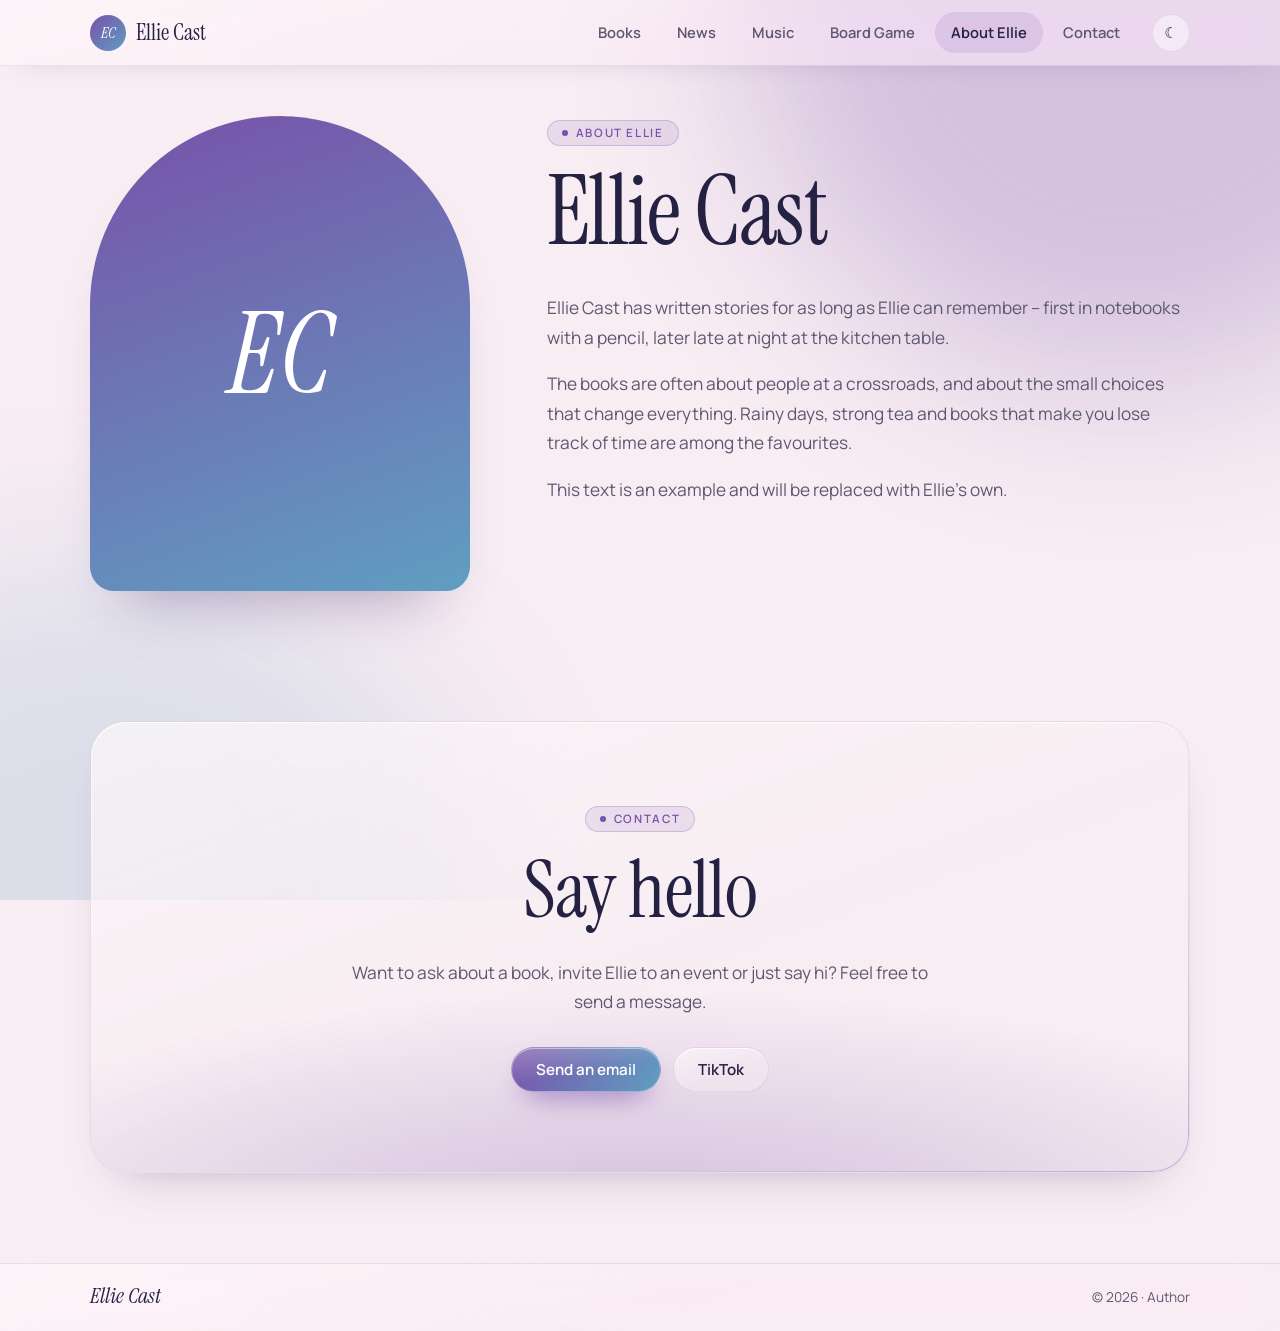
<file: about/index.html>
<!DOCTYPE html>
<html lang="en">
<head>
  <meta charset="UTF-8">
  <base href="../">
  <meta name="viewport" content="width=device-width, initial-scale=1">
  <title>About Ellie Cast</title>
  <!-- deling:start (lages automatisk av admin når du publiserer) -->
  <meta name="description" content="Read more about Ellie Cast, the author behind The Fragmented Collector.">
  <link rel="canonical" href="https://asarayja.github.io/ellie-cast/about/">
  <meta property="og:type" content="profile">
  <meta property="og:site_name" content="Ellie Cast">
  <meta property="og:title" content="About Ellie Cast">
  <meta property="og:description" content="Read more about Ellie Cast, the author behind The Fragmented Collector.">
  <meta property="og:url" content="https://asarayja.github.io/ellie-cast/about/">
  <meta property="og:image" content="https://asarayja.github.io/ellie-cast/bilder/deling.jpg">
  <meta name="twitter:card" content="summary_large_image">
  <!-- deling:slutt -->
  <!-- data:start (oppdateres automatisk av admin når du publiserer) -->
  <script type="application/ld+json">
  {
    "@context": "https://schema.org",
    "@graph": [
      {
        "@type": "ProfilePage",
        "name": "About Ellie Cast",
        "url": "https://asarayja.github.io/ellie-cast/about/",
        "mainEntity": {
          "@id": "https://asarayja.github.io/ellie-cast/#author"
        }
      },
      {
        "@type": "Person",
        "@id": "https://asarayja.github.io/ellie-cast/#author",
        "name": "Ellie Cast",
        "url": "https://asarayja.github.io/ellie-cast/",
        "jobTitle": "Author",
        "sameAs": [
          "https://www.tiktok.com/@EllieTheAwkwardOne"
        ]
      }
    ]
  }
  </script>
  <!-- data:slutt -->
  <meta name="theme-color" content="#f8edf3" media="(prefers-color-scheme: light)">
  <meta name="theme-color" content="#1b1936" media="(prefers-color-scheme: dark)">
  <script>try{var t=localStorage.getItem('ec-theme');if(t==='light'||t==='dark')document.documentElement.dataset.theme=t}catch(e){}</script>
  <link rel="icon" href="bilder/ikon.svg" type="image/svg+xml">
  <link rel="preconnect" href="https://fonts.googleapis.com">
  <link rel="preconnect" href="https://fonts.gstatic.com" crossorigin>
  <link href="https://fonts.googleapis.com/css2?family=Instrument+Serif:ital@0;1&family=Manrope:wght@400;500;600;700&display=swap" rel="stylesheet">
  <link rel="stylesheet" href="assets/style.css?v=202610221500">
</head>
<body>
  <a class="skip" href="#main">Skip to content</a>
  <div class="glow" aria-hidden="true"><i></i><i></i></div>

  <header class="topbar">
    <div class="topbar-inner glass">
      <a class="brand" href="./"><span class="mono" aria-hidden="true">EC</span><span id="brandName">Ellie Cast</span></a>
      <nav class="nav" id="nav">
        <a href="books/" data-route="books" data-t="nav_books">Books</a>
        <a href="news/" data-route="news" data-t="nav_news">News</a>
        <a href="events/" data-route="events" data-t="nav_events" hidden>Events</a>
        <a href="music/" data-route="music" data-t="nav_music">Music</a>
        <a href="board-game/" data-route="game" data-t="nav_game">Board Game</a>
        <a href="about/" data-route="about" data-t="nav_about">About Ellie</a>
        <a href="contact/" data-route="contact" data-t="nav_contact">Contact</a>
      </nav>
      <div class="tools">
        <button class="tool" id="themeBtn" aria-label="Change theme">☾</button>
        <button class="tool menu-btn" id="menuBtn" aria-label="Menu" aria-expanded="false" aria-controls="nav"><span></span><span></span></button>
      </div>
    </div>
  </header>

  <main id="main" tabindex="-1">
    <div class="view">
      <section class="about">
        <div class="portrait"><span>EC</span></div>
        <div class="about-text">
          <span class="pill">About Ellie</span>
          <h1>Ellie Cast</h1>
          <div class="prose"><p>Ellie Cast has written stories for as long as Ellie can remember – first in notebooks with a pencil, later late at night at the kitchen table.</p><p>The books are often about people at a crossroads, and about the small choices that change everything. Rainy days, strong tea and books that make you lose track of time are among the favourites.</p><p>This text is an example and will be replaced with Ellie&#39;s own.</p></div>
          
        </div>
      </section>
    </div>
  </main>

  <footer class="footer">
    <div class="footer-inner glass">
      <span class="footer-name">Ellie Cast</span>
      <span class="footer-meta">© <span id="year"></span> · <span id="footerRole">Author</span></span>
    </div>
  </footer>

  <div class="queue-panel glass" id="queuePanel" hidden>
    <div class="queue-head">
      <h2 data-t="up_next">Up next</h2>
      <button class="pl-btn" id="queueClose" aria-label="Close">×</button>
    </div>
    <ol class="queue-list" id="queueList"></ol>
  </div>

  <div class="player glass" id="player" hidden>
    <div class="pl-now">
      <div class="pl-cover" id="plCover"></div>
      <div class="pl-meta">
        <strong id="plTitle"></strong>
        <a id="plAlbum" href="music/"></a>
      </div>
    </div>
    <div class="pl-center">
      <div class="pl-controls">
        <button class="pl-btn pl-toggle" id="plShuffle"></button>
        <button class="pl-btn" id="plPrev"></button>
        <button class="pl-btn pl-play" id="plPlay"></button>
        <button class="pl-btn" id="plNext"></button>
        <button class="pl-btn pl-toggle" id="plRepeat"></button>
      </div>
      <div class="pl-progress">
        <span id="plTime">0:00</span>
        <input type="range" class="range" id="plSeek" min="0" max="1000" value="0">
        <span id="plDur">0:00</span>
      </div>
    </div>
    <div class="pl-side">
      <button class="pl-btn" id="plQueue"></button>
      <input type="range" class="range pl-vol" id="plVol" min="0" max="1" step="0.01">
      <button class="pl-btn pl-close" id="plClose">×</button>
    </div>
  </div>

  <div class="toast" id="toast" role="status" aria-live="polite"></div>

  <script src="assets/app.js?v=202610221500"></script>
</body>
</html>
</file>
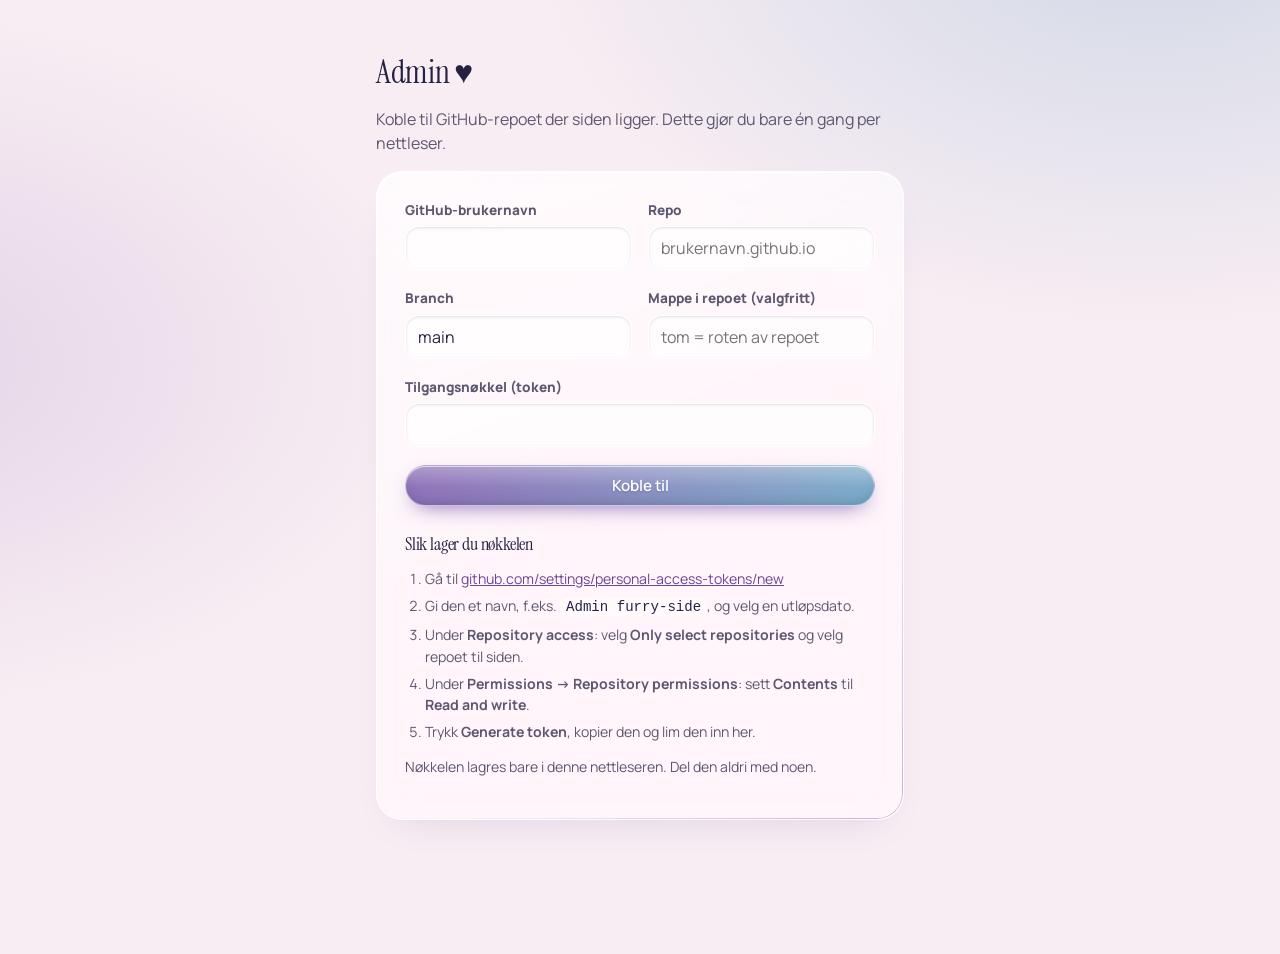
<file: admin/index.html>
<!DOCTYPE html>
<html lang="no">
<head>
  <meta charset="UTF-8">
  <meta name="viewport" content="width=device-width, initial-scale=1">
  <meta name="robots" content="noindex">
  <title>Admin · Ellie Cast</title>
  <script>try{var t=localStorage.getItem('ec-theme');if(t==='light'||t==='dark')document.documentElement.dataset.theme=t}catch(e){}</script>
  <link rel="icon" href="../bilder/ikon.svg">
  <link rel="preconnect" href="https://fonts.googleapis.com">
  <link rel="preconnect" href="https://fonts.gstatic.com" crossorigin>
  <link href="https://fonts.googleapis.com/css2?family=Instrument+Serif&family=Manrope:wght@400;600;700&display=swap" rel="stylesheet">
  <link rel="stylesheet" href="admin.css?v=202610221700">
</head>
<body>
  <div id="app"><p class="center">Laster …</p></div>
  <div class="toast" id="toast" role="status" aria-live="polite"></div>
  <script src="../assets/seo.js?v=202610221700"></script>
  <script src="admin.js?v=202610221700"></script>
</body>
</html>
</file>
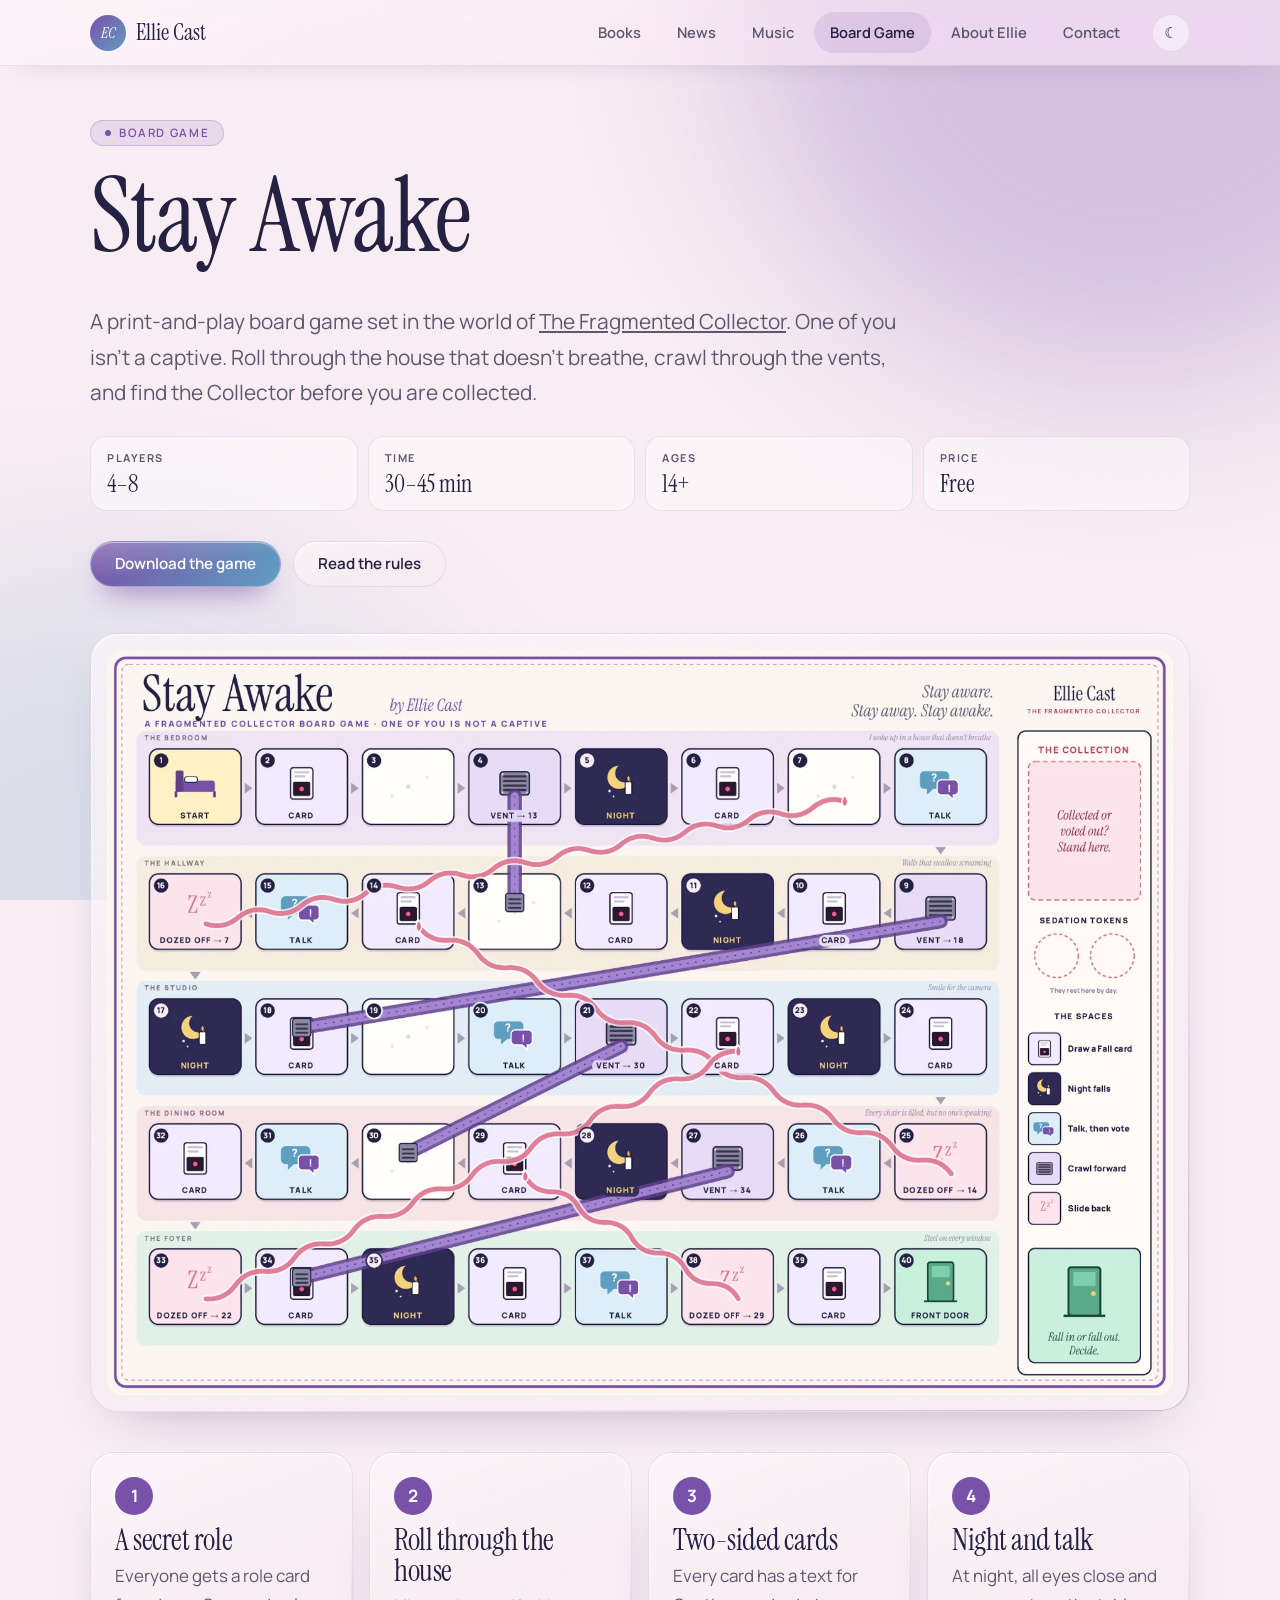
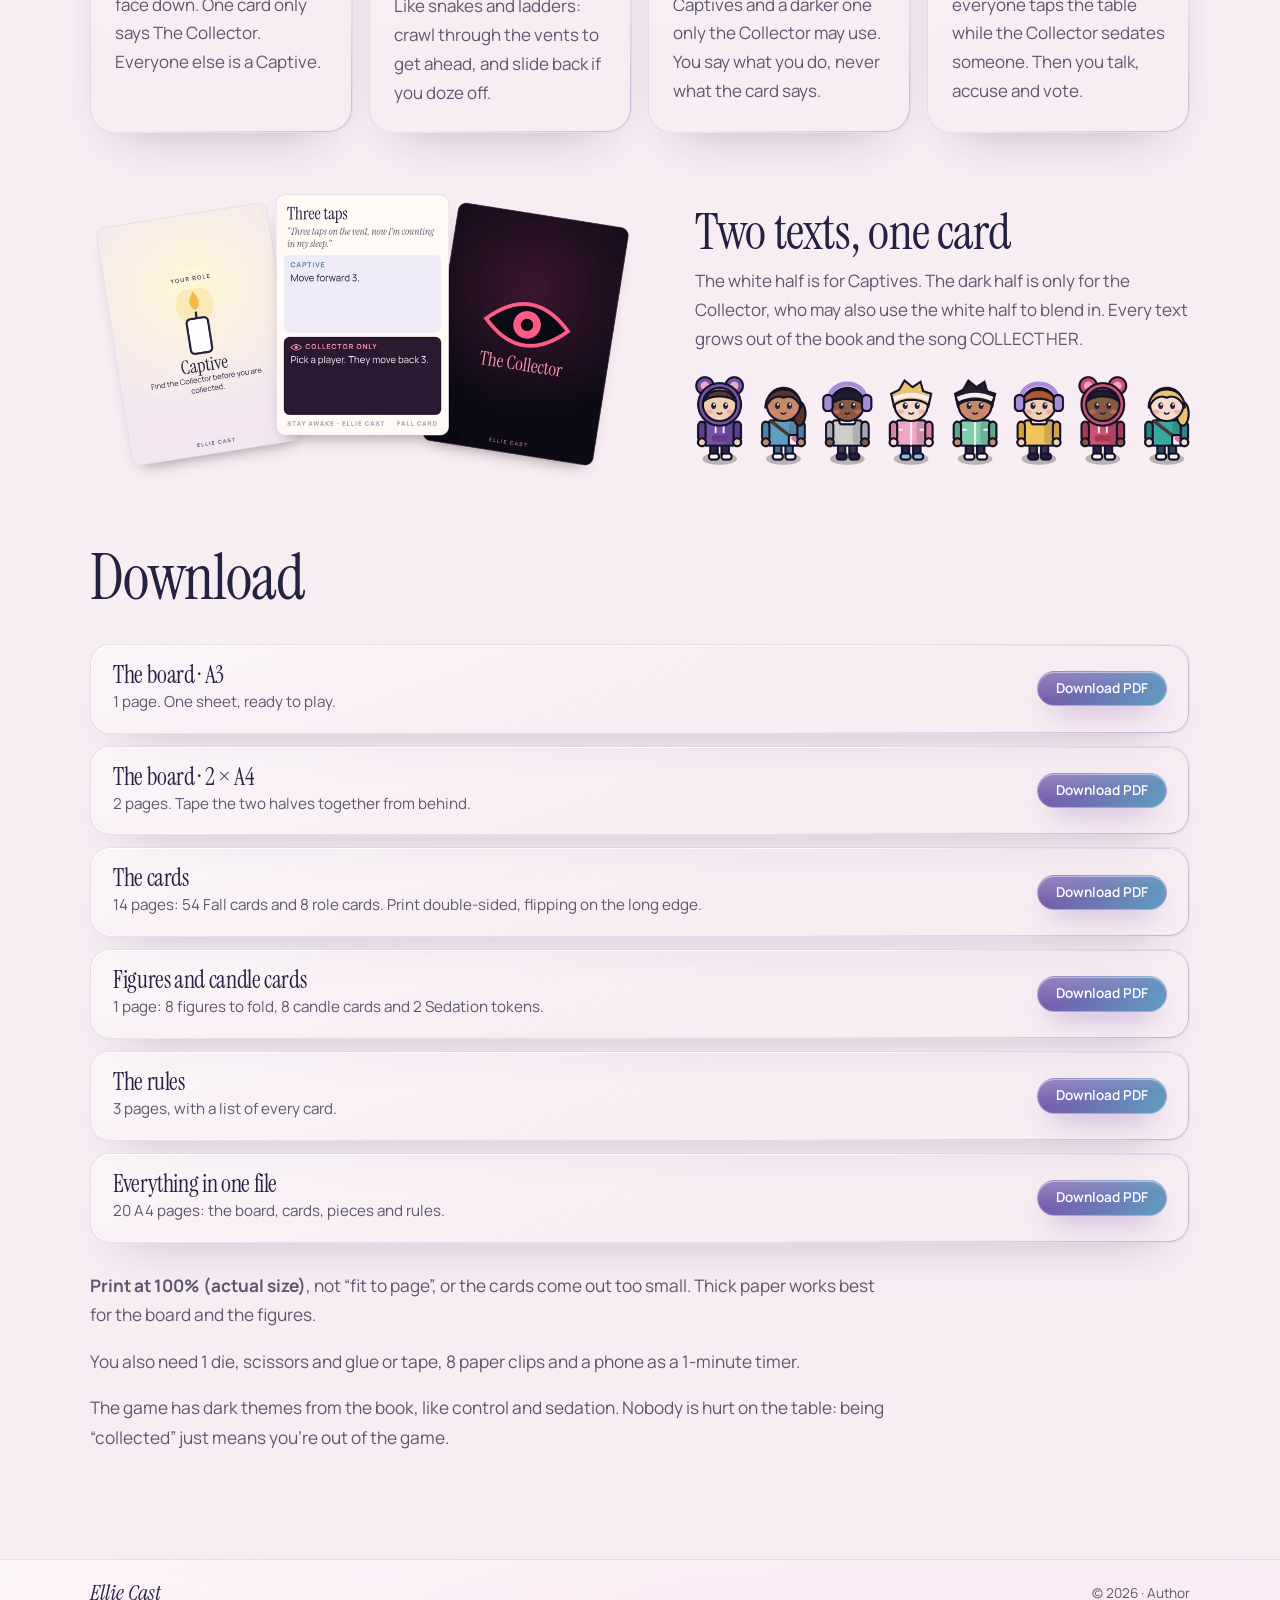
<file: board-game/index.html>
<!DOCTYPE html>
<html lang="en">
<head>
  <meta charset="UTF-8">
  <base href="../">
  <meta name="viewport" content="width=device-width, initial-scale=1">
  <title>Stay Awake · Board game · Ellie Cast</title>
  <!-- deling:start (lages automatisk av admin når du publiserer) -->
  <meta name="description" content="Stay Awake: a free print-and-play board game for 4–8 players, set in the world of The Fragmented Collector. One of you isn&#39;t a captive.">
  <link rel="canonical" href="https://asarayja.github.io/ellie-cast/board-game/">
  <meta property="og:type" content="website">
  <meta property="og:site_name" content="Ellie Cast">
  <meta property="og:title" content="Stay Awake · Board game · Ellie Cast">
  <meta property="og:description" content="Stay Awake: a free print-and-play board game for 4–8 players, set in the world of The Fragmented Collector. One of you isn&#39;t a captive.">
  <meta property="og:url" content="https://asarayja.github.io/ellie-cast/board-game/">
  <meta property="og:image" content="https://asarayja.github.io/ellie-cast/board-game/board.jpg">
  <meta name="twitter:card" content="summary_large_image">
  <!-- deling:slutt -->
  <!-- data:start (oppdateres automatisk av admin når du publiserer) -->
  <script type="application/ld+json">
  {
    "@context": "https://schema.org",
    "@graph": [
      {
        "@type": "Game",
        "name": "Stay Awake",
        "url": "https://asarayja.github.io/ellie-cast/board-game/",
        "description": "Stay Awake: a free print-and-play board game for 4–8 players, set in the world of The Fragmented Collector. One of you isn't a captive.",
        "numberOfPlayers": {
          "@type": "QuantitativeValue",
          "minValue": 4,
          "maxValue": 8
        },
        "author": {
          "@id": "https://asarayja.github.io/ellie-cast/#author"
        },
        "isAccessibleForFree": true
      },
      {
        "@type": "Person",
        "@id": "https://asarayja.github.io/ellie-cast/#author",
        "name": "Ellie Cast",
        "url": "https://asarayja.github.io/ellie-cast/",
        "jobTitle": "Author",
        "sameAs": [
          "https://www.tiktok.com/@EllieTheAwkwardOne"
        ]
      }
    ]
  }
  </script>
  <!-- data:slutt -->
  <meta name="theme-color" content="#f8edf3" media="(prefers-color-scheme: light)">
  <meta name="theme-color" content="#1b1936" media="(prefers-color-scheme: dark)">
  <script>try{var t=localStorage.getItem('ec-theme');if(t==='light'||t==='dark')document.documentElement.dataset.theme=t}catch(e){}</script>
  <link rel="icon" href="bilder/ikon.svg" type="image/svg+xml">
  <link rel="preconnect" href="https://fonts.googleapis.com">
  <link rel="preconnect" href="https://fonts.gstatic.com" crossorigin>
  <link href="https://fonts.googleapis.com/css2?family=Instrument+Serif:ital@0;1&family=Manrope:wght@400;500;600;700&display=swap" rel="stylesheet">
  <link rel="stylesheet" href="assets/style.css?v=202610221500">
</head>
<body>
  <a class="skip" href="#main">Skip to content</a>
  <div class="glow" aria-hidden="true"><i></i><i></i></div>

  <header class="topbar">
    <div class="topbar-inner glass">
      <a class="brand" href="./"><span class="mono" aria-hidden="true">EC</span><span id="brandName">Ellie Cast</span></a>
      <nav class="nav" id="nav">
        <a href="books/" data-route="books" data-t="nav_books">Books</a>
        <a href="news/" data-route="news" data-t="nav_news">News</a>
        <a href="events/" data-route="events" data-t="nav_events" hidden>Events</a>
        <a href="music/" data-route="music" data-t="nav_music">Music</a>
        <a href="board-game/" data-route="game" data-t="nav_game">Board Game</a>
        <a href="about/" data-route="about" data-t="nav_about">About Ellie</a>
        <a href="contact/" data-route="contact" data-t="nav_contact">Contact</a>
      </nav>
      <div class="tools">
        <button class="tool" id="themeBtn" aria-label="Change theme">☾</button>
        <button class="tool menu-btn" id="menuBtn" aria-label="Menu" aria-expanded="false" aria-controls="nav"><span></span><span></span></button>
      </div>
    </div>
  </header>

  <main id="main" tabindex="-1">
    <div class="view">
      <section class="game">
        <div class="page-head">
          <span class="pill">Board game</span>
          <h1>Stay Awake</h1>
          <p class="lead">A print-and-play board game set in the world of <a href="books/the-fragmented-collector/">The Fragmented Collector</a>. One of you isn't a captive. Roll through the house that doesn't breathe, crawl through the vents, and find the Collector before you are collected.</p>
          <dl class="facts">
            <div><dt>Players</dt><dd>4–8</dd></div>
            <div><dt>Time</dt><dd>30–45 min</dd></div>
            <div><dt>Ages</dt><dd>14+</dd></div>
            <div><dt>Price</dt><dd>Free</dd></div>
          </dl>
          <div class="actions"><a class="btn" href="board-game/#download">Download the game</a><a class="btn ghost" href="board-game/stay-awake-rules.pdf" download>Read the rules</a></div>
        </div>
        <figure class="game-board glass"><img src="board-game/board.webp" width="1700" height="1189" alt="The Stay Awake board: 40 spaces through five rooms of the house, from the bedroom to the front door"></figure>
        <div class="game-steps">
          <div class="glass"><span class="game-no">1</span><h2>A secret role</h2><p>Everyone gets a role card face down. One card only says The Collector. Everyone else is a Captive.</p></div><div class="glass"><span class="game-no">2</span><h2>Roll through the house</h2><p>Like snakes and ladders: crawl through the vents to get ahead, and slide back if you doze off.</p></div><div class="glass"><span class="game-no">3</span><h2>Two-sided cards</h2><p>Every card has a text for Captives and a darker one only the Collector may use. You say what you do, never what the card says.</p></div><div class="glass"><span class="game-no">4</span><h2>Night and talk</h2><p>At night, all eyes close and everyone taps the table while the Collector sedates someone. Then you talk, accuse and vote.</p></div>
        </div>
        <div class="game-pieces">
          <img src="board-game/cards.webp" width="900" height="550" alt="Three cards: a Captive role card, the Fall card Three taps, and the Collector role card">
          <div>
            <h2>Two texts, one card</h2>
            <p>The white half is for Captives. The dark half is only for the Collector, who may also use the white half to blend in. Every text grows out of the book and the song COLLECT HER.</p>
            <img src="board-game/figures.webp" width="854" height="193" alt="The eight figures, one in each colour">
          </div>
        </div>
        <div class="game-dl" id="download">
          <div class="section-head"><h2>Download</h2></div>
          <ul>
            <li class="glass"><div><h3>The board · A3</h3><p>1 page. One sheet, ready to play.</p></div><a class="btn small" href="board-game/stay-awake-board-a3.pdf" download>Download PDF</a></li><li class="glass"><div><h3>The board · 2 × A4</h3><p>2 pages. Tape the two halves together from behind.</p></div><a class="btn small" href="board-game/stay-awake-board-a4.pdf" download>Download PDF</a></li><li class="glass"><div><h3>The cards</h3><p>14 pages: 54 Fall cards and 8 role cards. Print double-sided, flipping on the long edge.</p></div><a class="btn small" href="board-game/stay-awake-cards.pdf" download>Download PDF</a></li><li class="glass"><div><h3>Figures and candle cards</h3><p>1 page: 8 figures to fold, 8 candle cards and 2 Sedation tokens.</p></div><a class="btn small" href="board-game/stay-awake-pieces.pdf" download>Download PDF</a></li><li class="glass"><div><h3>The rules</h3><p>3 pages, with a list of every card.</p></div><a class="btn small" href="board-game/stay-awake-rules.pdf" download>Download PDF</a></li><li class="glass"><div><h3>Everything in one file</h3><p>20 A4 pages: the board, cards, pieces and rules.</p></div><a class="btn small" href="board-game/stay-awake-everything-a4.pdf" download>Download PDF</a></li>
          </ul>
          <div class="prose game-print">
            <p><strong>Print at 100% (actual size)</strong>, not “fit to page”, or the cards come out too small. Thick paper works best for the board and the figures.</p>
            <p>You also need 1 die, scissors and glue or tape, 8 paper clips and a phone as a 1-minute timer.</p>
            <p>The game has dark themes from the book, like control and sedation. Nobody is hurt on the table: being “collected” just means you're out of the game.</p>
          </div>
        </div>
      </section>
    </div>
  </main>

  <footer class="footer">
    <div class="footer-inner glass">
      <span class="footer-name">Ellie Cast</span>
      <span class="footer-meta">© <span id="year"></span> · <span id="footerRole">Author</span></span>
    </div>
  </footer>

  <div class="queue-panel glass" id="queuePanel" hidden>
    <div class="queue-head">
      <h2 data-t="up_next">Up next</h2>
      <button class="pl-btn" id="queueClose" aria-label="Close">×</button>
    </div>
    <ol class="queue-list" id="queueList"></ol>
  </div>

  <div class="player glass" id="player" hidden>
    <div class="pl-now">
      <div class="pl-cover" id="plCover"></div>
      <div class="pl-meta">
        <strong id="plTitle"></strong>
        <a id="plAlbum" href="music/"></a>
      </div>
    </div>
    <div class="pl-center">
      <div class="pl-controls">
        <button class="pl-btn pl-toggle" id="plShuffle"></button>
        <button class="pl-btn" id="plPrev"></button>
        <button class="pl-btn pl-play" id="plPlay"></button>
        <button class="pl-btn" id="plNext"></button>
        <button class="pl-btn pl-toggle" id="plRepeat"></button>
      </div>
      <div class="pl-progress">
        <span id="plTime">0:00</span>
        <input type="range" class="range" id="plSeek" min="0" max="1000" value="0">
        <span id="plDur">0:00</span>
      </div>
    </div>
    <div class="pl-side">
      <button class="pl-btn" id="plQueue"></button>
      <input type="range" class="range pl-vol" id="plVol" min="0" max="1" step="0.01">
      <button class="pl-btn pl-close" id="plClose">×</button>
    </div>
  </div>

  <div class="toast" id="toast" role="status" aria-live="polite"></div>

  <script src="assets/app.js?v=202610221500"></script>
</body>
</html>
</file>
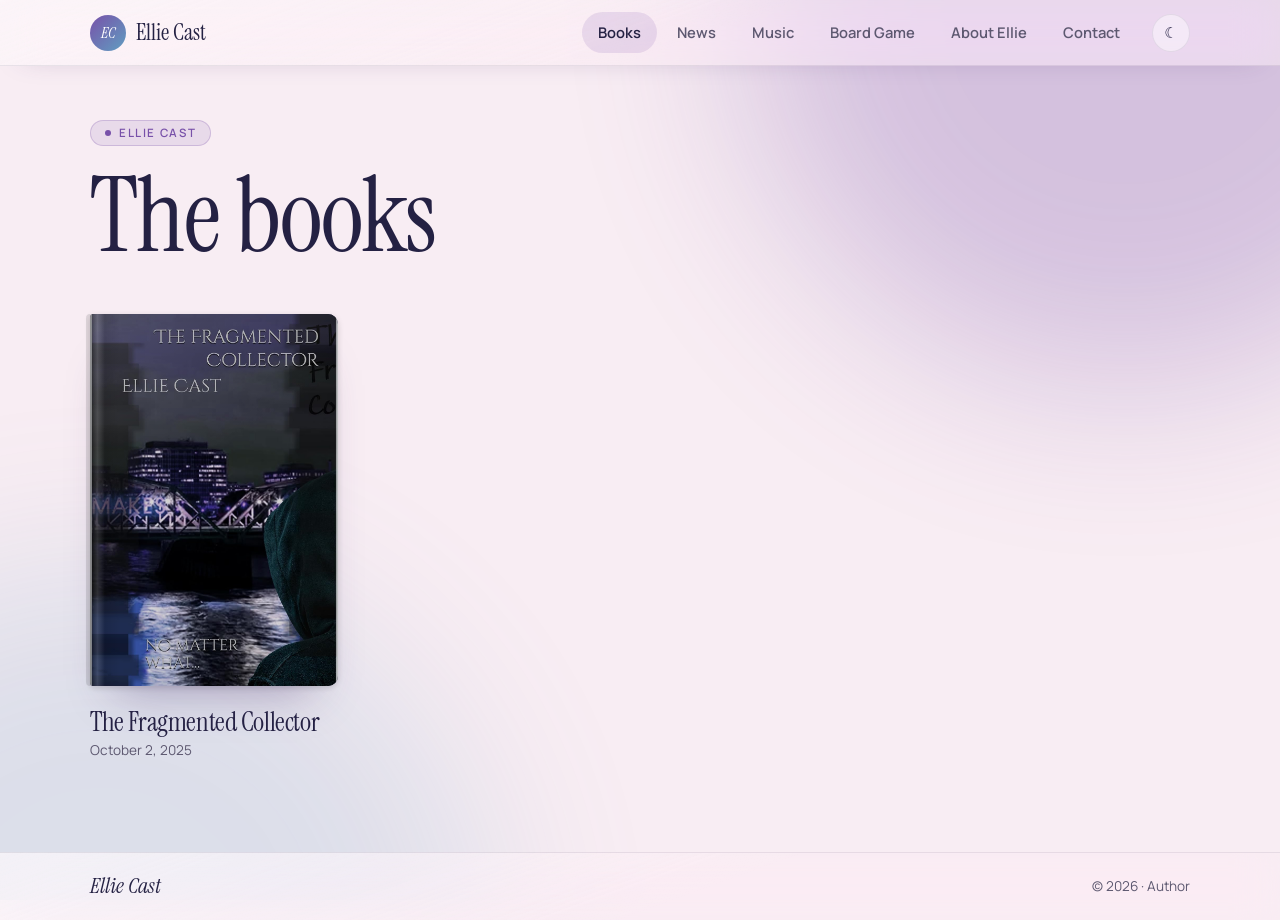
<file: books/index.html>
<!DOCTYPE html>
<html lang="en">
<head>
  <meta charset="UTF-8">
  <base href="../">
  <meta name="viewport" content="width=device-width, initial-scale=1">
  <title>Books by Ellie Cast</title>
  <!-- deling:start (lages automatisk av admin når du publiserer) -->
  <meta name="description" content="All books by Ellie Cast: The Fragmented Collector.">
  <link rel="canonical" href="https://asarayja.github.io/ellie-cast/books/">
  <meta property="og:type" content="website">
  <meta property="og:site_name" content="Ellie Cast">
  <meta property="og:title" content="Books by Ellie Cast">
  <meta property="og:description" content="All books by Ellie Cast: The Fragmented Collector.">
  <meta property="og:url" content="https://asarayja.github.io/ellie-cast/books/">
  <meta property="og:image" content="https://asarayja.github.io/ellie-cast/bilder/deling.jpg">
  <meta name="twitter:card" content="summary_large_image">
  <!-- deling:slutt -->
  <!-- data:start (oppdateres automatisk av admin når du publiserer) -->
  <script type="application/ld+json">
  {
    "@context": "https://schema.org",
    "@graph": [
      {
        "@type": "CollectionPage",
        "name": "Books by Ellie Cast",
        "url": "https://asarayja.github.io/ellie-cast/books/",
        "mainEntity": {
          "@type": "ItemList",
          "itemListElement": [
            {
              "@type": "ListItem",
              "position": 1,
              "url": "https://asarayja.github.io/ellie-cast/books/the-fragmented-collector/",
              "name": "The Fragmented Collector"
            }
          ]
        }
      },
      {
        "@type": "Person",
        "@id": "https://asarayja.github.io/ellie-cast/#author",
        "name": "Ellie Cast",
        "url": "https://asarayja.github.io/ellie-cast/",
        "jobTitle": "Author",
        "sameAs": [
          "https://www.tiktok.com/@EllieTheAwkwardOne"
        ]
      }
    ]
  }
  </script>
  <!-- data:slutt -->
  <meta name="theme-color" content="#f8edf3" media="(prefers-color-scheme: light)">
  <meta name="theme-color" content="#1b1936" media="(prefers-color-scheme: dark)">
  <script>try{var t=localStorage.getItem('ec-theme');if(t==='light'||t==='dark')document.documentElement.dataset.theme=t}catch(e){}</script>
  <link rel="icon" href="bilder/ikon.svg" type="image/svg+xml">
  <link rel="preconnect" href="https://fonts.googleapis.com">
  <link rel="preconnect" href="https://fonts.gstatic.com" crossorigin>
  <link href="https://fonts.googleapis.com/css2?family=Instrument+Serif:ital@0;1&family=Manrope:wght@400;500;600;700&display=swap" rel="stylesheet">
  <link rel="stylesheet" href="assets/style.css?v=202610221500">
</head>
<body>
  <a class="skip" href="#main">Skip to content</a>
  <div class="glow" aria-hidden="true"><i></i><i></i></div>

  <header class="topbar">
    <div class="topbar-inner glass">
      <a class="brand" href="./"><span class="mono" aria-hidden="true">EC</span><span id="brandName">Ellie Cast</span></a>
      <nav class="nav" id="nav">
        <a href="books/" data-route="books" data-t="nav_books">Books</a>
        <a href="news/" data-route="news" data-t="nav_news">News</a>
        <a href="events/" data-route="events" data-t="nav_events" hidden>Events</a>
        <a href="music/" data-route="music" data-t="nav_music">Music</a>
        <a href="board-game/" data-route="game" data-t="nav_game">Board Game</a>
        <a href="about/" data-route="about" data-t="nav_about">About Ellie</a>
        <a href="contact/" data-route="contact" data-t="nav_contact">Contact</a>
      </nav>
      <div class="tools">
        <button class="tool" id="themeBtn" aria-label="Change theme">☾</button>
        <button class="tool menu-btn" id="menuBtn" aria-label="Menu" aria-expanded="false" aria-controls="nav"><span></span><span></span></button>
      </div>
    </div>
  </header>

  <main id="main" tabindex="-1">
    <div class="view">
      <div class="page-head"><span class="pill">Ellie Cast</span><h1>The books</h1></div>
      
      <div class="shelf large">
        <a class="book-card" href="books/the-fragmented-collector/">
          <div class="book-wrap"><div class="book" style="--b:#23203a"><img src="bilder/the-fragmented-collector.jpg" alt="The Fragmented Collector"></div></div>
          <h3>The Fragmented Collector</h3>
          <p class="meta">October 2, 2025</p>
        </a>
      </div>
    </div>
  </main>

  <footer class="footer">
    <div class="footer-inner glass">
      <span class="footer-name">Ellie Cast</span>
      <span class="footer-meta">© <span id="year"></span> · <span id="footerRole">Author</span></span>
    </div>
  </footer>

  <div class="queue-panel glass" id="queuePanel" hidden>
    <div class="queue-head">
      <h2 data-t="up_next">Up next</h2>
      <button class="pl-btn" id="queueClose" aria-label="Close">×</button>
    </div>
    <ol class="queue-list" id="queueList"></ol>
  </div>

  <div class="player glass" id="player" hidden>
    <div class="pl-now">
      <div class="pl-cover" id="plCover"></div>
      <div class="pl-meta">
        <strong id="plTitle"></strong>
        <a id="plAlbum" href="music/"></a>
      </div>
    </div>
    <div class="pl-center">
      <div class="pl-controls">
        <button class="pl-btn pl-toggle" id="plShuffle"></button>
        <button class="pl-btn" id="plPrev"></button>
        <button class="pl-btn pl-play" id="plPlay"></button>
        <button class="pl-btn" id="plNext"></button>
        <button class="pl-btn pl-toggle" id="plRepeat"></button>
      </div>
      <div class="pl-progress">
        <span id="plTime">0:00</span>
        <input type="range" class="range" id="plSeek" min="0" max="1000" value="0">
        <span id="plDur">0:00</span>
      </div>
    </div>
    <div class="pl-side">
      <button class="pl-btn" id="plQueue"></button>
      <input type="range" class="range pl-vol" id="plVol" min="0" max="1" step="0.01">
      <button class="pl-btn pl-close" id="plClose">×</button>
    </div>
  </div>

  <div class="toast" id="toast" role="status" aria-live="polite"></div>

  <script src="assets/app.js?v=202610221500"></script>
</body>
</html>
</file>
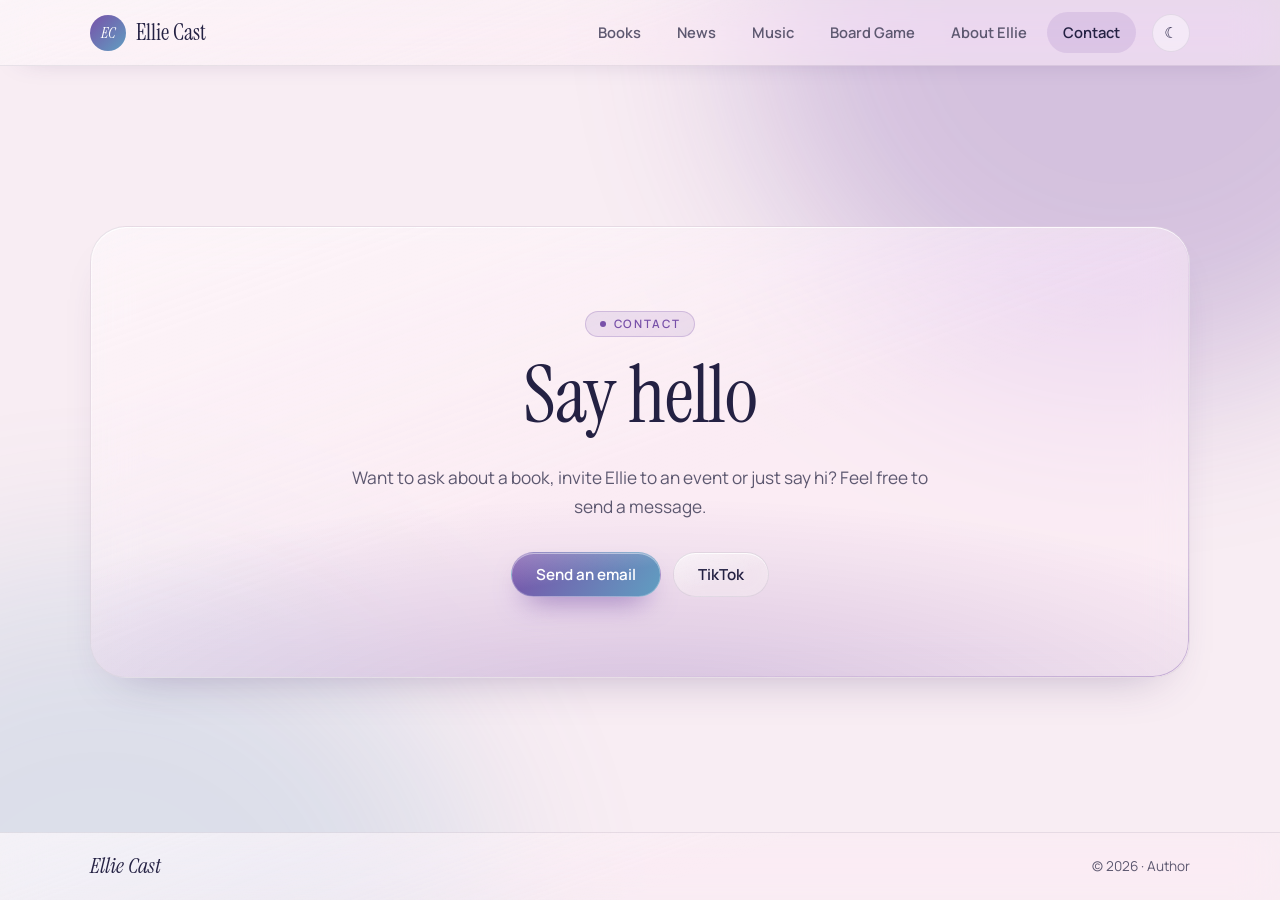
<file: contact/index.html>
<!DOCTYPE html>
<html lang="en">
<head>
  <meta charset="UTF-8">
  <base href="../">
  <meta name="viewport" content="width=device-width, initial-scale=1">
  <title>Contact Ellie Cast</title>
  <!-- deling:start (lages automatisk av admin når du publiserer) -->
  <meta name="description" content="Want to ask about a book, invite Ellie to an event or just say hi? Feel free to send a message.">
  <link rel="canonical" href="https://asarayja.github.io/ellie-cast/contact/">
  <meta property="og:type" content="website">
  <meta property="og:site_name" content="Ellie Cast">
  <meta property="og:title" content="Contact Ellie Cast">
  <meta property="og:description" content="Want to ask about a book, invite Ellie to an event or just say hi? Feel free to send a message.">
  <meta property="og:url" content="https://asarayja.github.io/ellie-cast/contact/">
  <meta property="og:image" content="https://asarayja.github.io/ellie-cast/bilder/deling.jpg">
  <meta name="twitter:card" content="summary_large_image">
  <!-- deling:slutt -->
  <!-- data:start (oppdateres automatisk av admin når du publiserer) -->
  <script type="application/ld+json">
  {
    "@context": "https://schema.org",
    "@graph": [
      {
        "@type": "ContactPage",
        "name": "Contact Ellie Cast",
        "url": "https://asarayja.github.io/ellie-cast/contact/",
        "mainEntity": {
          "@id": "https://asarayja.github.io/ellie-cast/#author"
        }
      },
      {
        "@type": "Person",
        "@id": "https://asarayja.github.io/ellie-cast/#author",
        "name": "Ellie Cast",
        "url": "https://asarayja.github.io/ellie-cast/",
        "jobTitle": "Author",
        "sameAs": [
          "https://www.tiktok.com/@EllieTheAwkwardOne"
        ]
      }
    ]
  }
  </script>
  <!-- data:slutt -->
  <meta name="theme-color" content="#f8edf3" media="(prefers-color-scheme: light)">
  <meta name="theme-color" content="#1b1936" media="(prefers-color-scheme: dark)">
  <script>try{var t=localStorage.getItem('ec-theme');if(t==='light'||t==='dark')document.documentElement.dataset.theme=t}catch(e){}</script>
  <link rel="icon" href="bilder/ikon.svg" type="image/svg+xml">
  <link rel="preconnect" href="https://fonts.googleapis.com">
  <link rel="preconnect" href="https://fonts.gstatic.com" crossorigin>
  <link href="https://fonts.googleapis.com/css2?family=Instrument+Serif:ital@0;1&family=Manrope:wght@400;500;600;700&display=swap" rel="stylesheet">
  <link rel="stylesheet" href="assets/style.css?v=202610221500">
</head>
<body>
  <a class="skip" href="#main">Skip to content</a>
  <div class="glow" aria-hidden="true"><i></i><i></i></div>

  <header class="topbar">
    <div class="topbar-inner glass">
      <a class="brand" href="./"><span class="mono" aria-hidden="true">EC</span><span id="brandName">Ellie Cast</span></a>
      <nav class="nav" id="nav">
        <a href="books/" data-route="books" data-t="nav_books">Books</a>
        <a href="news/" data-route="news" data-t="nav_news">News</a>
        <a href="events/" data-route="events" data-t="nav_events" hidden>Events</a>
        <a href="music/" data-route="music" data-t="nav_music">Music</a>
        <a href="board-game/" data-route="game" data-t="nav_game">Board Game</a>
        <a href="about/" data-route="about" data-t="nav_about">About Ellie</a>
        <a href="contact/" data-route="contact" data-t="nav_contact">Contact</a>
      </nav>
      <div class="tools">
        <button class="tool" id="themeBtn" aria-label="Change theme">☾</button>
        <button class="tool menu-btn" id="menuBtn" aria-label="Menu" aria-expanded="false" aria-controls="nav"><span></span><span></span></button>
      </div>
    </div>
  </header>

  <main id="main" tabindex="-1">
    <div class="view">
      <section class="contact glass" id="contact">
        <span class="pill">Contact</span>
        <h2>Say hello</h2>
        <p>Want to ask about a book, invite Ellie to an event or just say hi? Feel free to send a message.</p>
        
        <div class="actions center">
          <a class="btn" href="mailto:ela.castellanos1@gmail.com">Send an email</a>
          <a class="btn ghost" href="https://www.tiktok.com/@EllieTheAwkwardOne" target="_blank" rel="noopener">TikTok</a>
        </div>
      </section>
    </div>
  </main>

  <footer class="footer">
    <div class="footer-inner glass">
      <span class="footer-name">Ellie Cast</span>
      <span class="footer-meta">© <span id="year"></span> · <span id="footerRole">Author</span></span>
    </div>
  </footer>

  <div class="queue-panel glass" id="queuePanel" hidden>
    <div class="queue-head">
      <h2 data-t="up_next">Up next</h2>
      <button class="pl-btn" id="queueClose" aria-label="Close">×</button>
    </div>
    <ol class="queue-list" id="queueList"></ol>
  </div>

  <div class="player glass" id="player" hidden>
    <div class="pl-now">
      <div class="pl-cover" id="plCover"></div>
      <div class="pl-meta">
        <strong id="plTitle"></strong>
        <a id="plAlbum" href="music/"></a>
      </div>
    </div>
    <div class="pl-center">
      <div class="pl-controls">
        <button class="pl-btn pl-toggle" id="plShuffle"></button>
        <button class="pl-btn" id="plPrev"></button>
        <button class="pl-btn pl-play" id="plPlay"></button>
        <button class="pl-btn" id="plNext"></button>
        <button class="pl-btn pl-toggle" id="plRepeat"></button>
      </div>
      <div class="pl-progress">
        <span id="plTime">0:00</span>
        <input type="range" class="range" id="plSeek" min="0" max="1000" value="0">
        <span id="plDur">0:00</span>
      </div>
    </div>
    <div class="pl-side">
      <button class="pl-btn" id="plQueue"></button>
      <input type="range" class="range pl-vol" id="plVol" min="0" max="1" step="0.01">
      <button class="pl-btn pl-close" id="plClose">×</button>
    </div>
  </div>

  <div class="toast" id="toast" role="status" aria-live="polite"></div>

  <script src="assets/app.js?v=202610221500"></script>
</body>
</html>
</file>
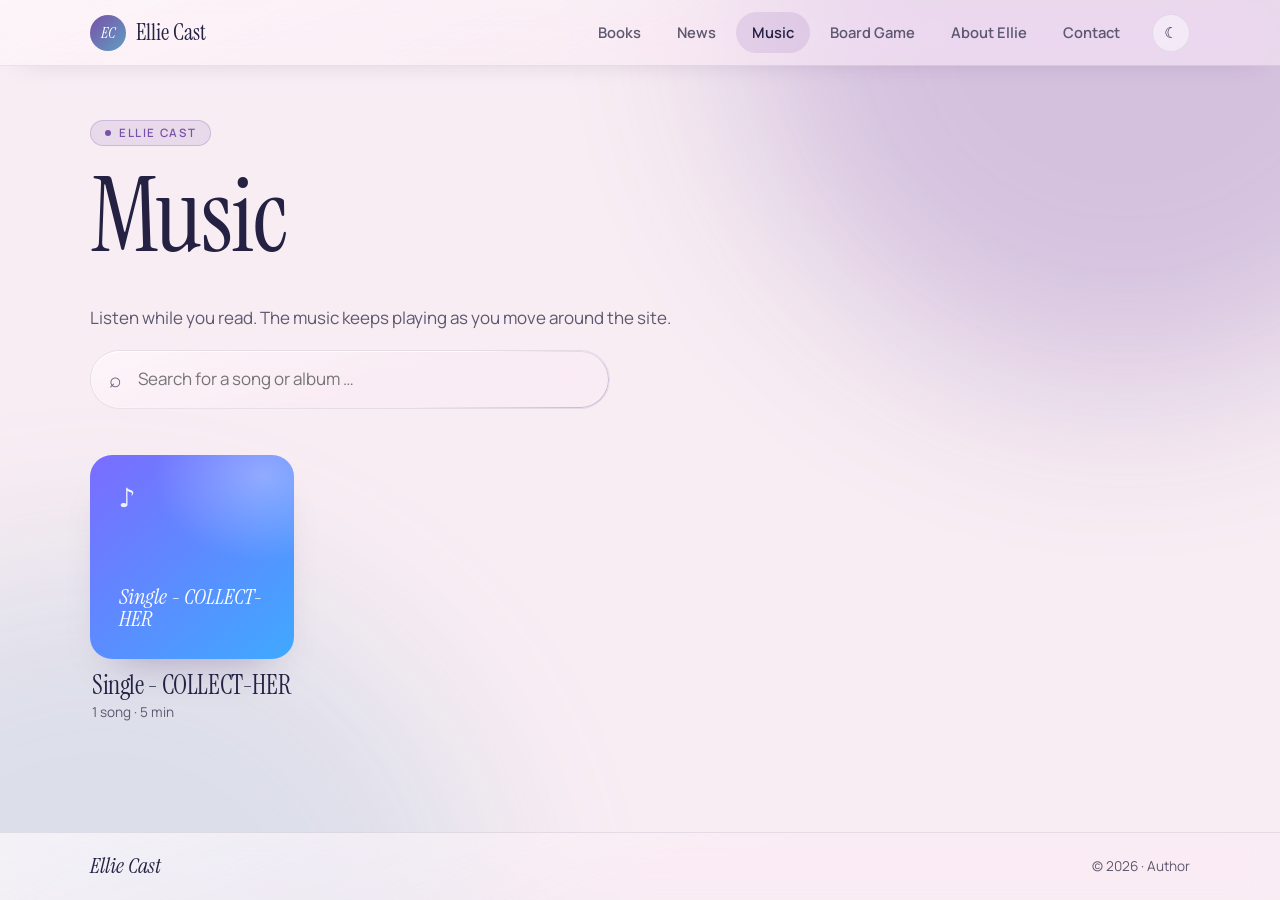
<file: music/index.html>
<!DOCTYPE html>
<html lang="en">
<head>
  <meta charset="UTF-8">
  <base href="../">
  <meta name="viewport" content="width=device-width, initial-scale=1">
  <title>Music · Ellie Cast</title>
  <!-- deling:start (lages automatisk av admin når du publiserer) -->
  <meta name="description" content="Music by Ellie Cast: Single -  COLLECT-HER.">
  <link rel="canonical" href="https://asarayja.github.io/ellie-cast/music/">
  <meta property="og:type" content="website">
  <meta property="og:site_name" content="Ellie Cast">
  <meta property="og:title" content="Music · Ellie Cast">
  <meta property="og:description" content="Music by Ellie Cast: Single -  COLLECT-HER.">
  <meta property="og:url" content="https://asarayja.github.io/ellie-cast/music/">
  <meta property="og:image" content="https://asarayja.github.io/ellie-cast/bilder/deling.jpg">
  <meta name="twitter:card" content="summary_large_image">
  <!-- deling:slutt -->
  <!-- data:start (oppdateres automatisk av admin når du publiserer) -->
  <script type="application/ld+json">
  {
    "@context": "https://schema.org",
    "@graph": [
      {
        "@type": "MusicAlbum",
        "name": "Single -  COLLECT-HER",
        "url": "https://asarayja.github.io/ellie-cast/music/collect-her/",
        "byArtist": {
          "@type": "MusicGroup",
          "name": "Ellie Cast"
        },
        "datePublished": "2026",
        "numTracks": 1,
        "track": [
          {
            "@type": "MusicRecording",
            "name": "Ellie Cast - COLLECT HER",
            "duration": "PT4M43S"
          }
        ]
      },
      {
        "@type": "Person",
        "@id": "https://asarayja.github.io/ellie-cast/#author",
        "name": "Ellie Cast",
        "url": "https://asarayja.github.io/ellie-cast/",
        "jobTitle": "Author",
        "sameAs": [
          "https://www.tiktok.com/@EllieTheAwkwardOne"
        ]
      }
    ]
  }
  </script>
  <!-- data:slutt -->
  <meta name="theme-color" content="#f8edf3" media="(prefers-color-scheme: light)">
  <meta name="theme-color" content="#1b1936" media="(prefers-color-scheme: dark)">
  <script>try{var t=localStorage.getItem('ec-theme');if(t==='light'||t==='dark')document.documentElement.dataset.theme=t}catch(e){}</script>
  <link rel="icon" href="bilder/ikon.svg" type="image/svg+xml">
  <link rel="preconnect" href="https://fonts.googleapis.com">
  <link rel="preconnect" href="https://fonts.gstatic.com" crossorigin>
  <link href="https://fonts.googleapis.com/css2?family=Instrument+Serif:ital@0;1&family=Manrope:wght@400;500;600;700&display=swap" rel="stylesheet">
  <link rel="stylesheet" href="assets/style.css?v=202610221500">
</head>
<body>
  <a class="skip" href="#main">Skip to content</a>
  <div class="glow" aria-hidden="true"><i></i><i></i></div>

  <header class="topbar">
    <div class="topbar-inner glass">
      <a class="brand" href="./"><span class="mono" aria-hidden="true">EC</span><span id="brandName">Ellie Cast</span></a>
      <nav class="nav" id="nav">
        <a href="books/" data-route="books" data-t="nav_books">Books</a>
        <a href="news/" data-route="news" data-t="nav_news">News</a>
        <a href="events/" data-route="events" data-t="nav_events" hidden>Events</a>
        <a href="music/" data-route="music" data-t="nav_music">Music</a>
        <a href="board-game/" data-route="game" data-t="nav_game">Board Game</a>
        <a href="about/" data-route="about" data-t="nav_about">About Ellie</a>
        <a href="contact/" data-route="contact" data-t="nav_contact">Contact</a>
      </nav>
      <div class="tools">
        <button class="tool" id="themeBtn" aria-label="Change theme">☾</button>
        <button class="tool menu-btn" id="menuBtn" aria-label="Menu" aria-expanded="false" aria-controls="nav"><span></span><span></span></button>
      </div>
    </div>
  </header>

  <main id="main" tabindex="-1">
    <div class="view">
      <div class="page-head"><span class="pill">Ellie Cast</span><h1>Music</h1>
        <p class="muted">Listen while you read. The music keeps playing as you move around the site.</p></div>
      <div class="album-grid">
        <article class="album-card">
          <a class="album-link" href="music/collect-her/">
            <div class="cover"><div class="gen-album" style="--c1:#7b6cff;--c2:#3fa9ff"><span class="ga-note" aria-hidden="true">♪</span><span class="ga-title">Single -  COLLECT-HER</span></div></div>
            <h3>Single -  COLLECT-HER</h3>
          </a>
        </article>
      </div>
    </div>
  </main>

  <footer class="footer">
    <div class="footer-inner glass">
      <span class="footer-name">Ellie Cast</span>
      <span class="footer-meta">© <span id="year"></span> · <span id="footerRole">Author</span></span>
    </div>
  </footer>

  <div class="queue-panel glass" id="queuePanel" hidden>
    <div class="queue-head">
      <h2 data-t="up_next">Up next</h2>
      <button class="pl-btn" id="queueClose" aria-label="Close">×</button>
    </div>
    <ol class="queue-list" id="queueList"></ol>
  </div>

  <div class="player glass" id="player" hidden>
    <div class="pl-now">
      <div class="pl-cover" id="plCover"></div>
      <div class="pl-meta">
        <strong id="plTitle"></strong>
        <a id="plAlbum" href="music/"></a>
      </div>
    </div>
    <div class="pl-center">
      <div class="pl-controls">
        <button class="pl-btn pl-toggle" id="plShuffle"></button>
        <button class="pl-btn" id="plPrev"></button>
        <button class="pl-btn pl-play" id="plPlay"></button>
        <button class="pl-btn" id="plNext"></button>
        <button class="pl-btn pl-toggle" id="plRepeat"></button>
      </div>
      <div class="pl-progress">
        <span id="plTime">0:00</span>
        <input type="range" class="range" id="plSeek" min="0" max="1000" value="0">
        <span id="plDur">0:00</span>
      </div>
    </div>
    <div class="pl-side">
      <button class="pl-btn" id="plQueue"></button>
      <input type="range" class="range pl-vol" id="plVol" min="0" max="1" step="0.01">
      <button class="pl-btn pl-close" id="plClose">×</button>
    </div>
  </div>

  <div class="toast" id="toast" role="status" aria-live="polite"></div>

  <script src="assets/app.js?v=202610221500"></script>
</body>
</html>
</file>
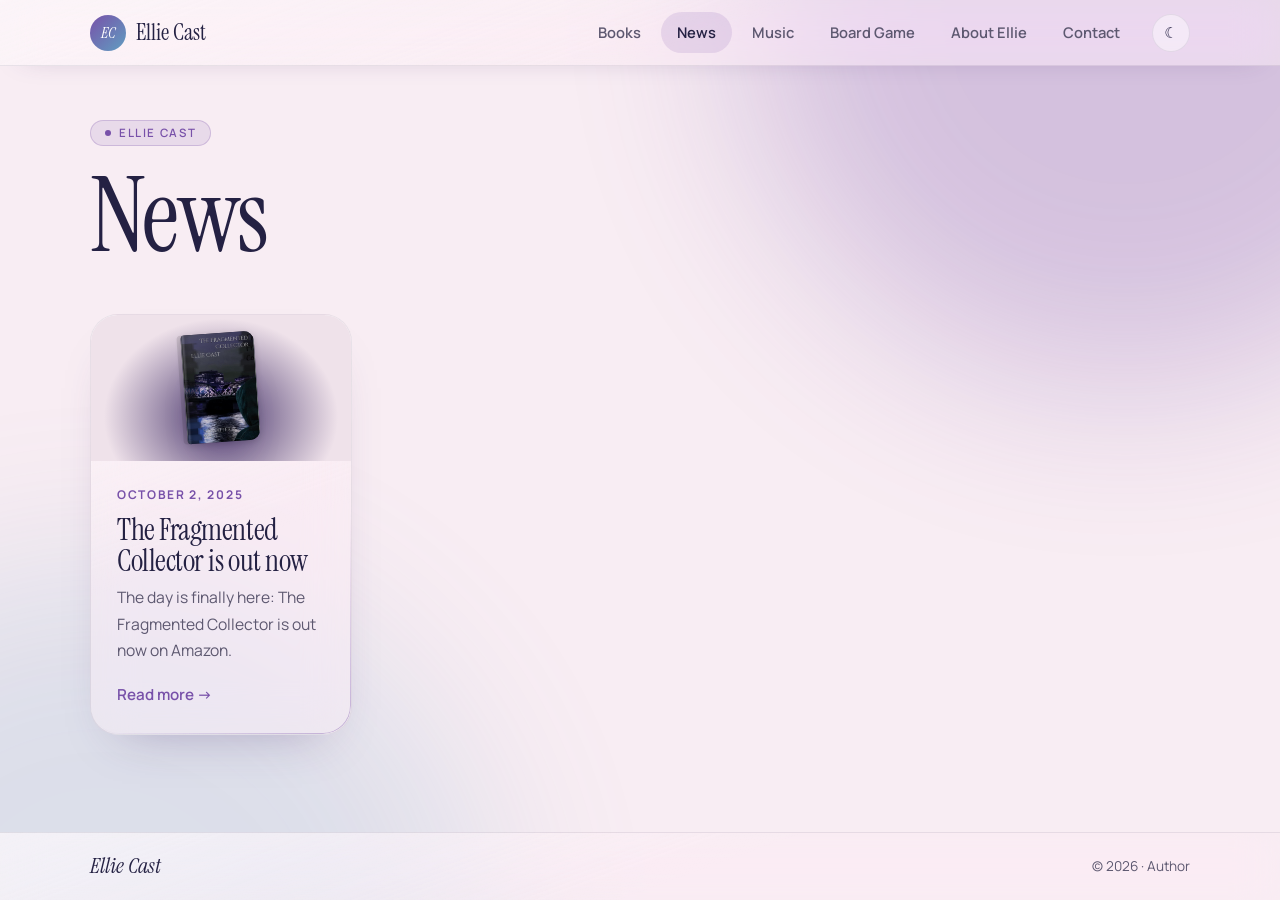
<file: news/index.html>
<!DOCTYPE html>
<html lang="en">
<head>
  <meta charset="UTF-8">
  <base href="../">
  <meta name="viewport" content="width=device-width, initial-scale=1">
  <title>News · Ellie Cast</title>
  <!-- deling:start (lages automatisk av admin når du publiserer) -->
  <meta name="description" content="News from Ellie Cast: new books, sneak peeks and updates.">
  <link rel="canonical" href="https://asarayja.github.io/ellie-cast/news/">
  <meta property="og:type" content="website">
  <meta property="og:site_name" content="Ellie Cast">
  <meta property="og:title" content="News · Ellie Cast">
  <meta property="og:description" content="News from Ellie Cast: new books, sneak peeks and updates.">
  <meta property="og:url" content="https://asarayja.github.io/ellie-cast/news/">
  <meta property="og:image" content="https://asarayja.github.io/ellie-cast/bilder/deling.jpg">
  <meta name="twitter:card" content="summary_large_image">
  <!-- deling:slutt -->
  <!-- data:start (oppdateres automatisk av admin når du publiserer) -->
  <script type="application/ld+json">
  {
    "@context": "https://schema.org",
    "@graph": [
      {
        "@type": "CollectionPage",
        "name": "News · Ellie Cast",
        "url": "https://asarayja.github.io/ellie-cast/news/"
      },
      {
        "@type": "Person",
        "@id": "https://asarayja.github.io/ellie-cast/#author",
        "name": "Ellie Cast",
        "url": "https://asarayja.github.io/ellie-cast/",
        "jobTitle": "Author",
        "sameAs": [
          "https://www.tiktok.com/@EllieTheAwkwardOne"
        ]
      }
    ]
  }
  </script>
  <!-- data:slutt -->
  <meta name="theme-color" content="#f8edf3" media="(prefers-color-scheme: light)">
  <meta name="theme-color" content="#1b1936" media="(prefers-color-scheme: dark)">
  <script>try{var t=localStorage.getItem('ec-theme');if(t==='light'||t==='dark')document.documentElement.dataset.theme=t}catch(e){}</script>
  <link rel="icon" href="bilder/ikon.svg" type="image/svg+xml">
  <link rel="preconnect" href="https://fonts.googleapis.com">
  <link rel="preconnect" href="https://fonts.gstatic.com" crossorigin>
  <link href="https://fonts.googleapis.com/css2?family=Instrument+Serif:ital@0;1&family=Manrope:wght@400;500;600;700&display=swap" rel="stylesheet">
  <link rel="stylesheet" href="assets/style.css?v=202610221500">
</head>
<body>
  <a class="skip" href="#main">Skip to content</a>
  <div class="glow" aria-hidden="true"><i></i><i></i></div>

  <header class="topbar">
    <div class="topbar-inner glass">
      <a class="brand" href="./"><span class="mono" aria-hidden="true">EC</span><span id="brandName">Ellie Cast</span></a>
      <nav class="nav" id="nav">
        <a href="books/" data-route="books" data-t="nav_books">Books</a>
        <a href="news/" data-route="news" data-t="nav_news">News</a>
        <a href="events/" data-route="events" data-t="nav_events" hidden>Events</a>
        <a href="music/" data-route="music" data-t="nav_music">Music</a>
        <a href="board-game/" data-route="game" data-t="nav_game">Board Game</a>
        <a href="about/" data-route="about" data-t="nav_about">About Ellie</a>
        <a href="contact/" data-route="contact" data-t="nav_contact">Contact</a>
      </nav>
      <div class="tools">
        <button class="tool" id="themeBtn" aria-label="Change theme">☾</button>
        <button class="tool menu-btn" id="menuBtn" aria-label="Menu" aria-expanded="false" aria-controls="nav"><span></span><span></span></button>
      </div>
    </div>
  </header>

  <main id="main" tabindex="-1">
    <div class="view">
      <div class="page-head"><span class="pill">Ellie Cast</span><h1>News</h1></div>
      <div class="news-grid">
        <a class="news-card glass" href="news/the-fragmented-collector-is-out/">
          <div class="news-img news-book" style="--b:#23203a"><div class="book" style="--b:#23203a"><img src="bilder/the-fragmented-collector.jpg" alt="The Fragmented Collector"></div></div>
          <div class="news-body">
            <time datetime="2025-10-02">October 2, 2025</time>
            <h3>The Fragmented Collector is out now</h3>
            <p>The day is finally here: The Fragmented Collector is out now on Amazon.</p>
            <span class="link">Read more →</span>
          </div>
        </a></div>
    </div>
  </main>

  <footer class="footer">
    <div class="footer-inner glass">
      <span class="footer-name">Ellie Cast</span>
      <span class="footer-meta">© <span id="year"></span> · <span id="footerRole">Author</span></span>
    </div>
  </footer>

  <div class="queue-panel glass" id="queuePanel" hidden>
    <div class="queue-head">
      <h2 data-t="up_next">Up next</h2>
      <button class="pl-btn" id="queueClose" aria-label="Close">×</button>
    </div>
    <ol class="queue-list" id="queueList"></ol>
  </div>

  <div class="player glass" id="player" hidden>
    <div class="pl-now">
      <div class="pl-cover" id="plCover"></div>
      <div class="pl-meta">
        <strong id="plTitle"></strong>
        <a id="plAlbum" href="music/"></a>
      </div>
    </div>
    <div class="pl-center">
      <div class="pl-controls">
        <button class="pl-btn pl-toggle" id="plShuffle"></button>
        <button class="pl-btn" id="plPrev"></button>
        <button class="pl-btn pl-play" id="plPlay"></button>
        <button class="pl-btn" id="plNext"></button>
        <button class="pl-btn pl-toggle" id="plRepeat"></button>
      </div>
      <div class="pl-progress">
        <span id="plTime">0:00</span>
        <input type="range" class="range" id="plSeek" min="0" max="1000" value="0">
        <span id="plDur">0:00</span>
      </div>
    </div>
    <div class="pl-side">
      <button class="pl-btn" id="plQueue"></button>
      <input type="range" class="range pl-vol" id="plVol" min="0" max="1" step="0.01">
      <button class="pl-btn pl-close" id="plClose">×</button>
    </div>
  </div>

  <div class="toast" id="toast" role="status" aria-live="polite"></div>

  <script src="assets/app.js?v=202610221500"></script>
</body>
</html>
</file>
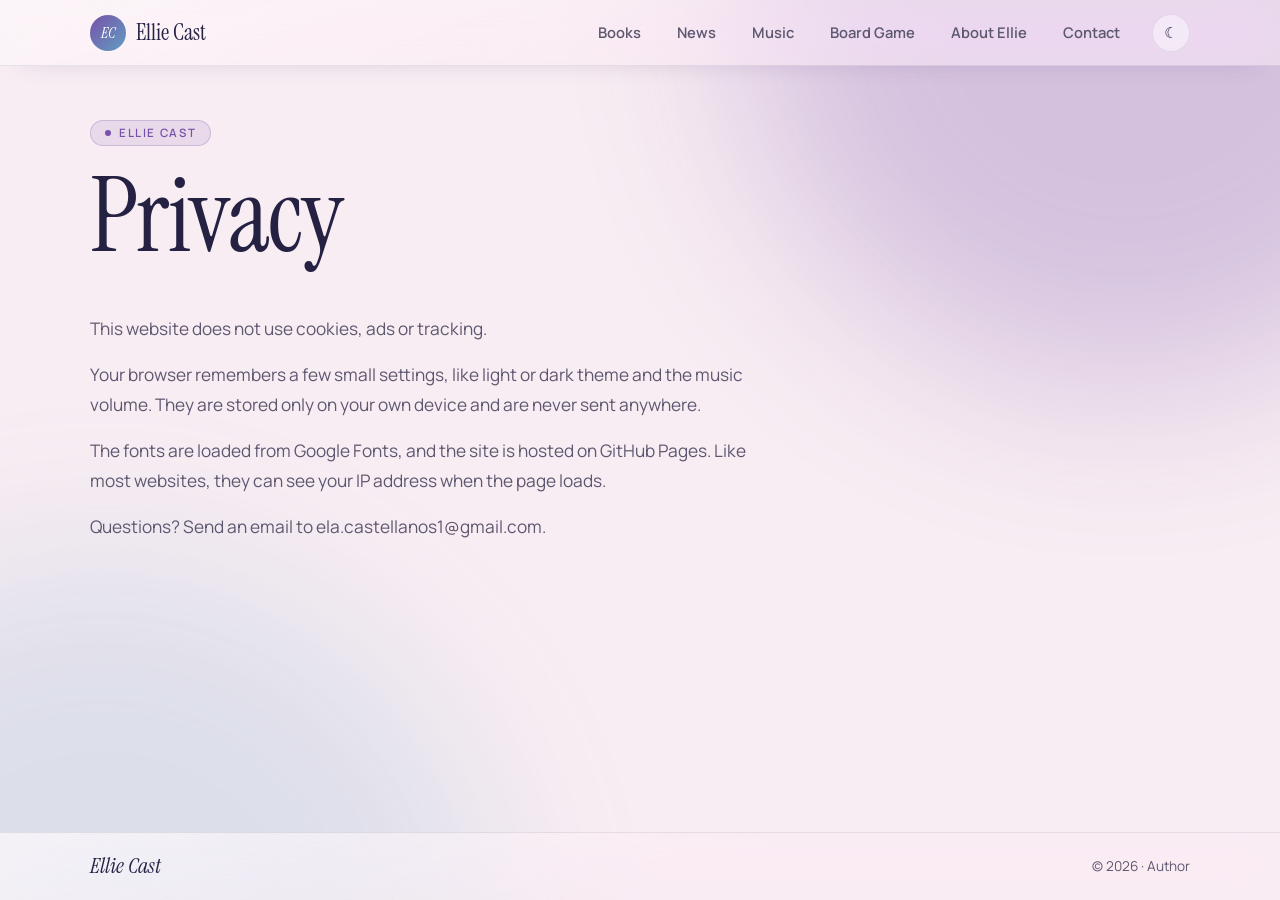
<file: privacy/index.html>
<!DOCTYPE html>
<html lang="en">
<head>
  <meta charset="UTF-8">
  <base href="../">
  <meta name="viewport" content="width=device-width, initial-scale=1">
  <title>Privacy · Ellie Cast</title>
  <!-- deling:start (lages automatisk av admin når du publiserer) -->
  <meta name="description" content="How Ellie Cast&#39;s website handles your data.">
  <link rel="canonical" href="https://asarayja.github.io/ellie-cast/privacy/">
  <meta property="og:type" content="website">
  <meta property="og:site_name" content="Ellie Cast">
  <meta property="og:title" content="Privacy · Ellie Cast">
  <meta property="og:description" content="How Ellie Cast&#39;s website handles your data.">
  <meta property="og:url" content="https://asarayja.github.io/ellie-cast/privacy/">
  <meta property="og:image" content="https://asarayja.github.io/ellie-cast/bilder/deling.jpg">
  <meta name="twitter:card" content="summary_large_image">
  <!-- deling:slutt -->
  <!-- data:start (oppdateres automatisk av admin når du publiserer) -->
  <script type="application/ld+json">
  {
    "@context": "https://schema.org",
    "@graph": [
      {
        "@type": "WebPage",
        "name": "Privacy · Ellie Cast",
        "url": "https://asarayja.github.io/ellie-cast/privacy/"
      },
      {
        "@type": "Person",
        "@id": "https://asarayja.github.io/ellie-cast/#author",
        "name": "Ellie Cast",
        "url": "https://asarayja.github.io/ellie-cast/",
        "jobTitle": "Author",
        "sameAs": [
          "https://www.tiktok.com/@EllieTheAwkwardOne"
        ]
      }
    ]
  }
  </script>
  <!-- data:slutt -->
  <meta name="theme-color" content="#f8edf3" media="(prefers-color-scheme: light)">
  <meta name="theme-color" content="#1b1936" media="(prefers-color-scheme: dark)">
  <script>try{var t=localStorage.getItem('ec-theme');if(t==='light'||t==='dark')document.documentElement.dataset.theme=t}catch(e){}</script>
  <link rel="icon" href="bilder/ikon.svg" type="image/svg+xml">
  <link rel="preconnect" href="https://fonts.googleapis.com">
  <link rel="preconnect" href="https://fonts.gstatic.com" crossorigin>
  <link href="https://fonts.googleapis.com/css2?family=Instrument+Serif:ital@0;1&family=Manrope:wght@400;500;600;700&display=swap" rel="stylesheet">
  <link rel="stylesheet" href="assets/style.css?v=202610221500">
</head>
<body>
  <a class="skip" href="#main">Skip to content</a>
  <div class="glow" aria-hidden="true"><i></i><i></i></div>

  <header class="topbar">
    <div class="topbar-inner glass">
      <a class="brand" href="./"><span class="mono" aria-hidden="true">EC</span><span id="brandName">Ellie Cast</span></a>
      <nav class="nav" id="nav">
        <a href="books/" data-route="books" data-t="nav_books">Books</a>
        <a href="news/" data-route="news" data-t="nav_news">News</a>
        <a href="events/" data-route="events" data-t="nav_events" hidden>Events</a>
        <a href="music/" data-route="music" data-t="nav_music">Music</a>
        <a href="board-game/" data-route="game" data-t="nav_game">Board Game</a>
        <a href="about/" data-route="about" data-t="nav_about">About Ellie</a>
        <a href="contact/" data-route="contact" data-t="nav_contact">Contact</a>
      </nav>
      <div class="tools">
        <button class="tool" id="themeBtn" aria-label="Change theme">☾</button>
        <button class="tool menu-btn" id="menuBtn" aria-label="Menu" aria-expanded="false" aria-controls="nav"><span></span><span></span></button>
      </div>
    </div>
  </header>

  <main id="main" tabindex="-1">
    <div class="view">
      <div class="page-head"><span class="pill">Ellie Cast</span><h1>Privacy</h1></div>
      <div class="prose privacy"><p>This website does not use cookies, ads or tracking.</p><p>Your browser remembers a few small settings, like light or dark theme and the music volume. They are stored only on your own device and are never sent anywhere.</p><p>The fonts are loaded from Google Fonts, and the site is hosted on GitHub Pages. Like most websites, they can see your IP address when the page loads.</p><p>Questions? Send an email to ela.castellanos1@gmail.com.</p></div>
    </div>
  </main>

  <footer class="footer">
    <div class="footer-inner glass">
      <span class="footer-name">Ellie Cast</span>
      <span class="footer-meta">© <span id="year"></span> · <span id="footerRole">Author</span></span>
    </div>
  </footer>

  <div class="queue-panel glass" id="queuePanel" hidden>
    <div class="queue-head">
      <h2 data-t="up_next">Up next</h2>
      <button class="pl-btn" id="queueClose" aria-label="Close">×</button>
    </div>
    <ol class="queue-list" id="queueList"></ol>
  </div>

  <div class="player glass" id="player" hidden>
    <div class="pl-now">
      <div class="pl-cover" id="plCover"></div>
      <div class="pl-meta">
        <strong id="plTitle"></strong>
        <a id="plAlbum" href="music/"></a>
      </div>
    </div>
    <div class="pl-center">
      <div class="pl-controls">
        <button class="pl-btn pl-toggle" id="plShuffle"></button>
        <button class="pl-btn" id="plPrev"></button>
        <button class="pl-btn pl-play" id="plPlay"></button>
        <button class="pl-btn" id="plNext"></button>
        <button class="pl-btn pl-toggle" id="plRepeat"></button>
      </div>
      <div class="pl-progress">
        <span id="plTime">0:00</span>
        <input type="range" class="range" id="plSeek" min="0" max="1000" value="0">
        <span id="plDur">0:00</span>
      </div>
    </div>
    <div class="pl-side">
      <button class="pl-btn" id="plQueue"></button>
      <input type="range" class="range pl-vol" id="plVol" min="0" max="1" step="0.01">
      <button class="pl-btn pl-close" id="plClose">×</button>
    </div>
  </div>

  <div class="toast" id="toast" role="status" aria-live="polite"></div>

  <script src="assets/app.js?v=202610221500"></script>
</body>
</html>
</file>
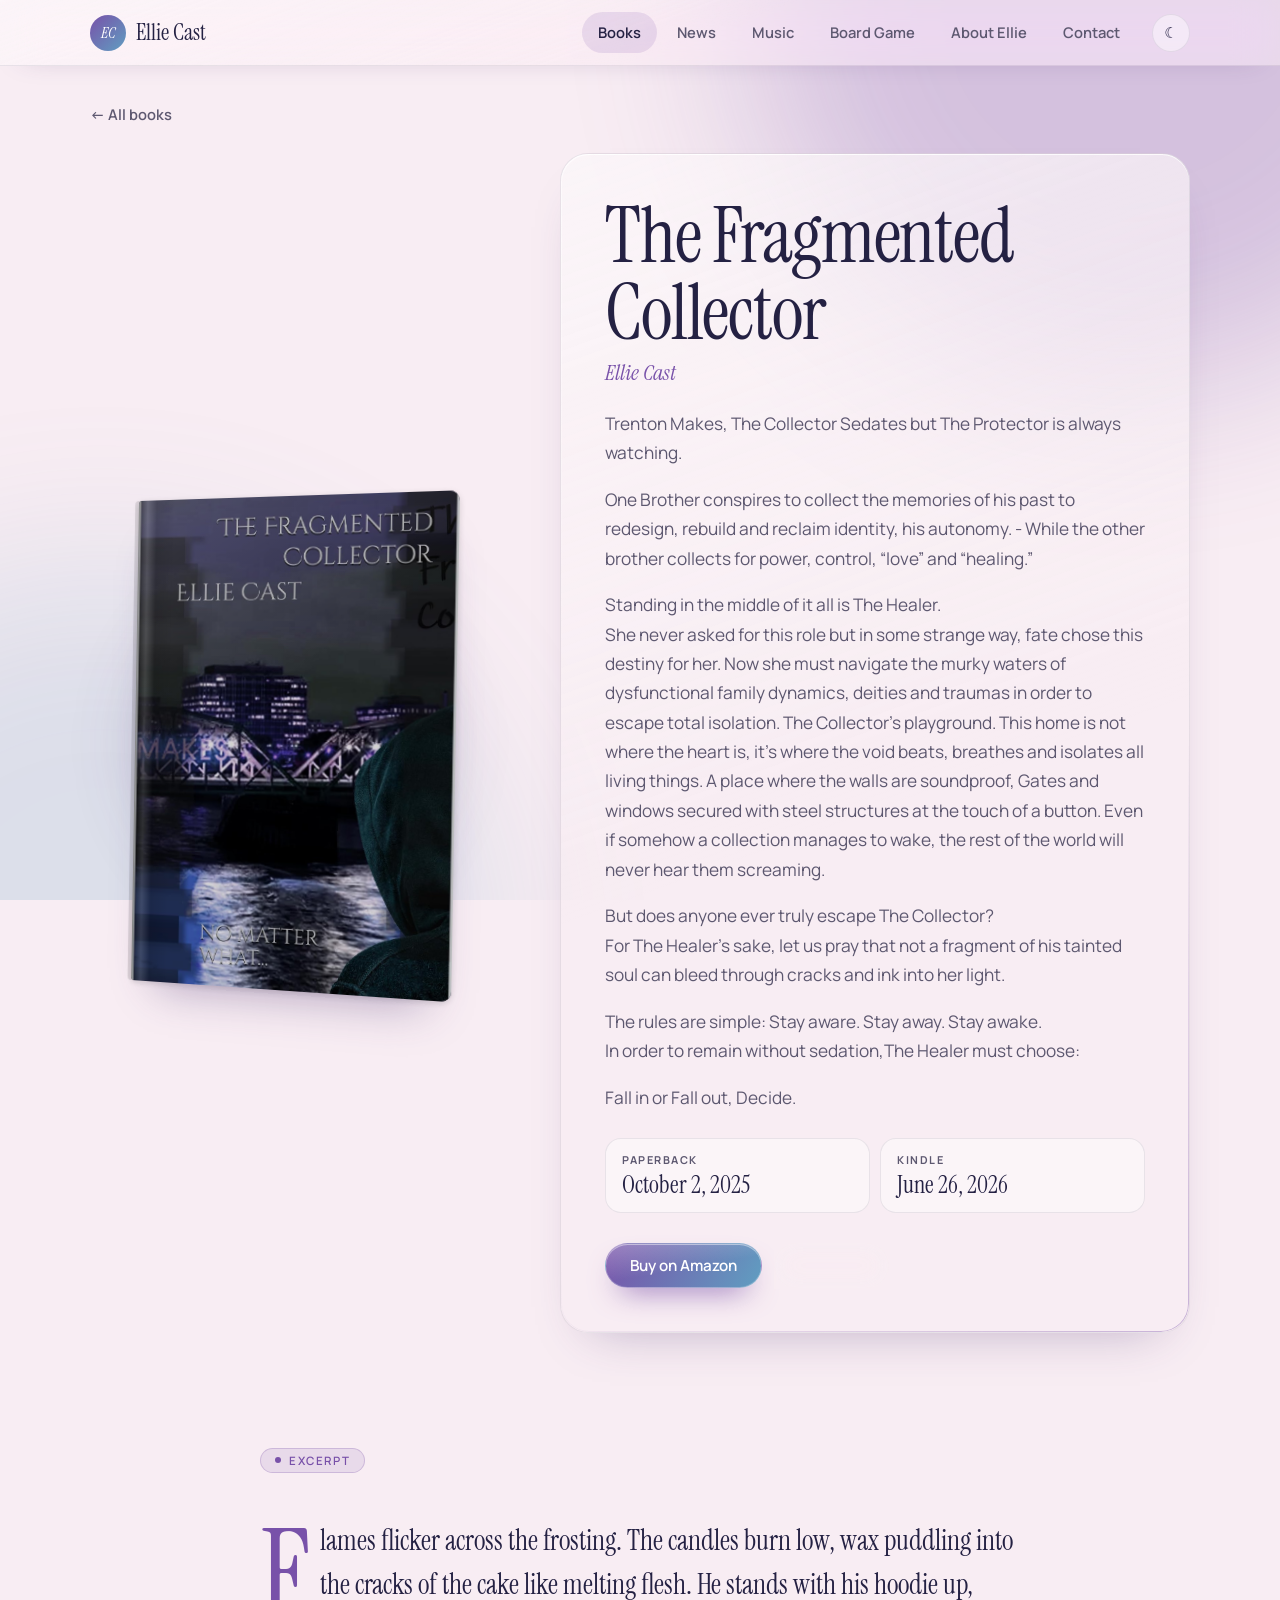
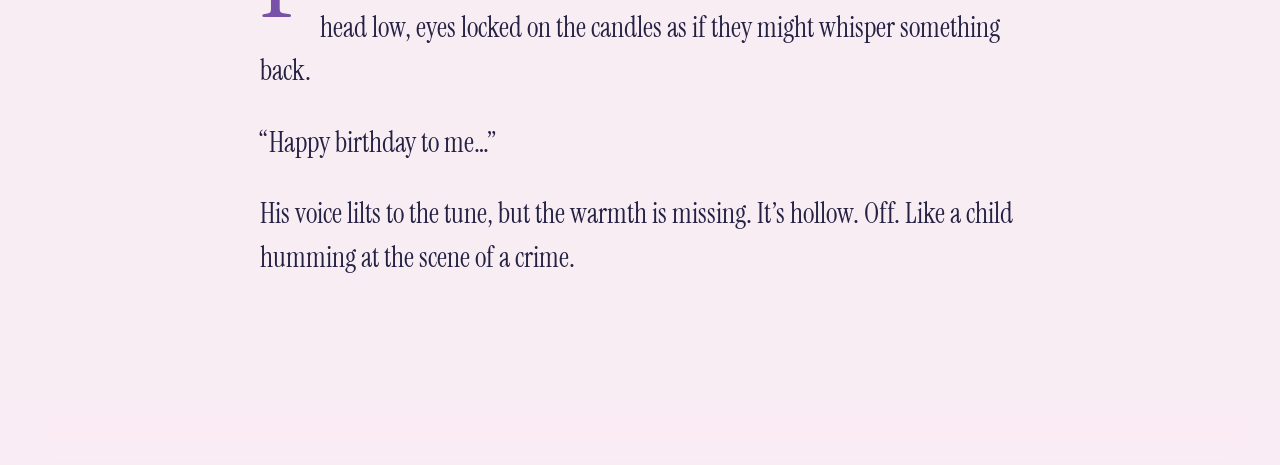
<file: books/the-fragmented-collector/index.html>
<!DOCTYPE html>
<html lang="en">
<head>
  <meta charset="UTF-8">
  <base href="../../">
  <meta name="viewport" content="width=device-width, initial-scale=1">
  <title>The Fragmented Collector by Ellie Cast</title>
  <!-- deling:start (lages automatisk av admin når du publiserer) -->
  <meta name="description" content="Trenton Makes, The Collector Sedates but The Protector is always watching. One Brother conspires to collect the memories of his past to redesign, rebuild and reclaim identity, his autonomy. - While …">
  <link rel="canonical" href="https://asarayja.github.io/ellie-cast/books/the-fragmented-collector/">
  <meta property="og:type" content="book">
  <meta property="og:site_name" content="Ellie Cast">
  <meta property="og:title" content="The Fragmented Collector by Ellie Cast">
  <meta property="og:description" content="Trenton Makes, The Collector Sedates but The Protector is always watching. One Brother conspires to collect the memories of his past to redesign, rebuild and reclaim identity, his autonomy. - While …">
  <meta property="og:url" content="https://asarayja.github.io/ellie-cast/books/the-fragmented-collector/">
  <meta property="og:image" content="https://asarayja.github.io/ellie-cast/bilder/the-fragmented-collector.jpg">
  <meta name="twitter:card" content="summary_large_image">
  <!-- deling:slutt -->
  <!-- data:start (oppdateres automatisk av admin når du publiserer) -->
  <script type="application/ld+json">
  {
    "@context": "https://schema.org",
    "@graph": [
      {
        "@type": "Book",
        "@id": "https://asarayja.github.io/ellie-cast/books/the-fragmented-collector/#book",
        "name": "The Fragmented Collector",
        "url": "https://asarayja.github.io/ellie-cast/books/the-fragmented-collector/",
        "author": {
          "@id": "https://asarayja.github.io/ellie-cast/#author"
        },
        "image": "https://asarayja.github.io/ellie-cast/bilder/the-fragmented-collector.jpg",
        "datePublished": "2025-10-02",
        "description": "Trenton Makes, The Collector Sedates but The Protector is always watching. One Brother conspires to collect the memories of his past to redesign, rebuild and reclaim identity, his autonomy. - While the other brother collects for power, control, “love” and “healing.” Standing in the middle of it all is The Healer. She never asked for this role but in some strange way, fate chose this destiny for her. Now she must navigate the murky waters of dysfunctional family dynamics, deities and traumas in …",
        "sameAs": [
          "https://books2read.com/u/4jlx1v"
        ],
        "workExample": [
          {
            "@type": "Book",
            "name": "The Fragmented Collector (Paperback)",
            "datePublished": "2025-10-02",
            "bookFormat": "https://schema.org/Paperback"
          },
          {
            "@type": "Book",
            "name": "The Fragmented Collector (Kindle)",
            "datePublished": "2026-06-26",
            "bookFormat": "https://schema.org/EBook"
          }
        ]
      },
      {
        "@type": "Person",
        "@id": "https://asarayja.github.io/ellie-cast/#author",
        "name": "Ellie Cast",
        "url": "https://asarayja.github.io/ellie-cast/",
        "jobTitle": "Author",
        "sameAs": [
          "https://www.tiktok.com/@EllieTheAwkwardOne"
        ]
      }
    ]
  }
  </script>
  <!-- data:slutt -->
  <meta name="theme-color" content="#f8edf3" media="(prefers-color-scheme: light)">
  <meta name="theme-color" content="#1b1936" media="(prefers-color-scheme: dark)">
  <script>try{var t=localStorage.getItem('ec-theme');if(t==='light'||t==='dark')document.documentElement.dataset.theme=t}catch(e){}</script>
  <link rel="icon" href="bilder/ikon.svg" type="image/svg+xml">
  <link rel="preconnect" href="https://fonts.googleapis.com">
  <link rel="preconnect" href="https://fonts.gstatic.com" crossorigin>
  <link href="https://fonts.googleapis.com/css2?family=Instrument+Serif:ital@0;1&family=Manrope:wght@400;500;600;700&display=swap" rel="stylesheet">
  <link rel="stylesheet" href="assets/style.css?v=202610221500">
</head>
<body>
  <a class="skip" href="#main">Skip to content</a>
  <div class="glow" aria-hidden="true"><i></i><i></i></div>

  <header class="topbar">
    <div class="topbar-inner glass">
      <a class="brand" href="./"><span class="mono" aria-hidden="true">EC</span><span id="brandName">Ellie Cast</span></a>
      <nav class="nav" id="nav">
        <a href="books/" data-route="books" data-t="nav_books">Books</a>
        <a href="news/" data-route="news" data-t="nav_news">News</a>
        <a href="events/" data-route="events" data-t="nav_events" hidden>Events</a>
        <a href="music/" data-route="music" data-t="nav_music">Music</a>
        <a href="board-game/" data-route="game" data-t="nav_game">Board Game</a>
        <a href="about/" data-route="about" data-t="nav_about">About Ellie</a>
        <a href="contact/" data-route="contact" data-t="nav_contact">Contact</a>
      </nav>
      <div class="tools">
        <button class="tool" id="themeBtn" aria-label="Change theme">☾</button>
        <button class="tool menu-btn" id="menuBtn" aria-label="Menu" aria-expanded="false" aria-controls="nav"><span></span><span></span></button>
      </div>
    </div>
  </header>

  <main id="main" tabindex="-1">
    <div class="view">
      <a class="back" href="books/">← All books</a>
      <article class="book-page">
        <div class="book-page-cover"><div class="hero-halo" style="--b:#23203a"></div><div class="book" style="--b:#23203a"><img src="bilder/the-fragmented-collector.jpg" alt="The Fragmented Collector"></div></div>
        <div class="book-page-info glass">
          
          <h1>The Fragmented Collector</h1>
          <p class="byline">Ellie Cast</p>
          <div class="prose"><p>Trenton Makes, The Collector Sedates but The Protector is always watching.</p><p>One Brother conspires to collect the memories of his past to redesign, rebuild and reclaim identity, his autonomy. - While the other brother collects for power, control, “love” and “healing.”</p><p>Standing in the middle of it all is The Healer.<br>She never asked for this role but in some strange way, fate chose this destiny for her. Now she must navigate the murky waters of dysfunctional family dynamics, deities and traumas in order to escape total isolation. The Collector’s playground. This home is not where the heart is, it’s where the void beats, breathes and isolates all living things. A place where the walls are soundproof, Gates and windows secured with steel structures at the touch of a button. Even if somehow a collection manages to wake, the rest of the world will never hear them screaming.</p><p>But does anyone ever truly escape The Collector?<br>For The Healer’s sake, let us pray that not a fragment of his tainted soul can bleed through cracks and ink into her light.</p><p>The rules are simple: Stay aware. Stay away. Stay awake.<br>In order to remain without sedation,The Healer must choose:</p><p>Fall in or Fall out, Decide.</p></div>
          <dl class="facts"><div><dt>Paperback</dt><dd>October 2, 2025</dd></div><div><dt>Kindle</dt><dd>June 26, 2026</dd></div></dl>
          
          <div class="actions"><a class="btn " href="https://books2read.com/u/4jlx1v" target="_blank" rel="noopener">Buy on Amazon</a></div>
        </div>
      </article>
      
      <section class="excerpt">
        <span class="pill">Excerpt</span>
        <div class="excerpt-text"><p>Flames flicker across the frosting. The candles burn low, wax puddling into the cracks of the cake like melting flesh. He stands with his hoodie up, head low, eyes locked on the candles as if they might whisper something back.</p><p>“Happy birthday to me…”</p><p>His voice lilts to the tune, but the warmth is missing. It’s hollow. Off. Like a child humming at the scene of a crime.</p></div>
      </section>
      
      
    </div>
  </main>

  <footer class="footer">
    <div class="footer-inner glass">
      <span class="footer-name">Ellie Cast</span>
      <span class="footer-meta">© <span id="year"></span> · <span id="footerRole">Author</span></span>
    </div>
  </footer>

  <div class="queue-panel glass" id="queuePanel" hidden>
    <div class="queue-head">
      <h2 data-t="up_next">Up next</h2>
      <button class="pl-btn" id="queueClose" aria-label="Close">×</button>
    </div>
    <ol class="queue-list" id="queueList"></ol>
  </div>

  <div class="player glass" id="player" hidden>
    <div class="pl-now">
      <div class="pl-cover" id="plCover"></div>
      <div class="pl-meta">
        <strong id="plTitle"></strong>
        <a id="plAlbum" href="music/"></a>
      </div>
    </div>
    <div class="pl-center">
      <div class="pl-controls">
        <button class="pl-btn pl-toggle" id="plShuffle"></button>
        <button class="pl-btn" id="plPrev"></button>
        <button class="pl-btn pl-play" id="plPlay"></button>
        <button class="pl-btn" id="plNext"></button>
        <button class="pl-btn pl-toggle" id="plRepeat"></button>
      </div>
      <div class="pl-progress">
        <span id="plTime">0:00</span>
        <input type="range" class="range" id="plSeek" min="0" max="1000" value="0">
        <span id="plDur">0:00</span>
      </div>
    </div>
    <div class="pl-side">
      <button class="pl-btn" id="plQueue"></button>
      <input type="range" class="range pl-vol" id="plVol" min="0" max="1" step="0.01">
      <button class="pl-btn pl-close" id="plClose">×</button>
    </div>
  </div>

  <div class="toast" id="toast" role="status" aria-live="polite"></div>

  <script src="assets/app.js?v=202610221500"></script>
</body>
</html>
</file>
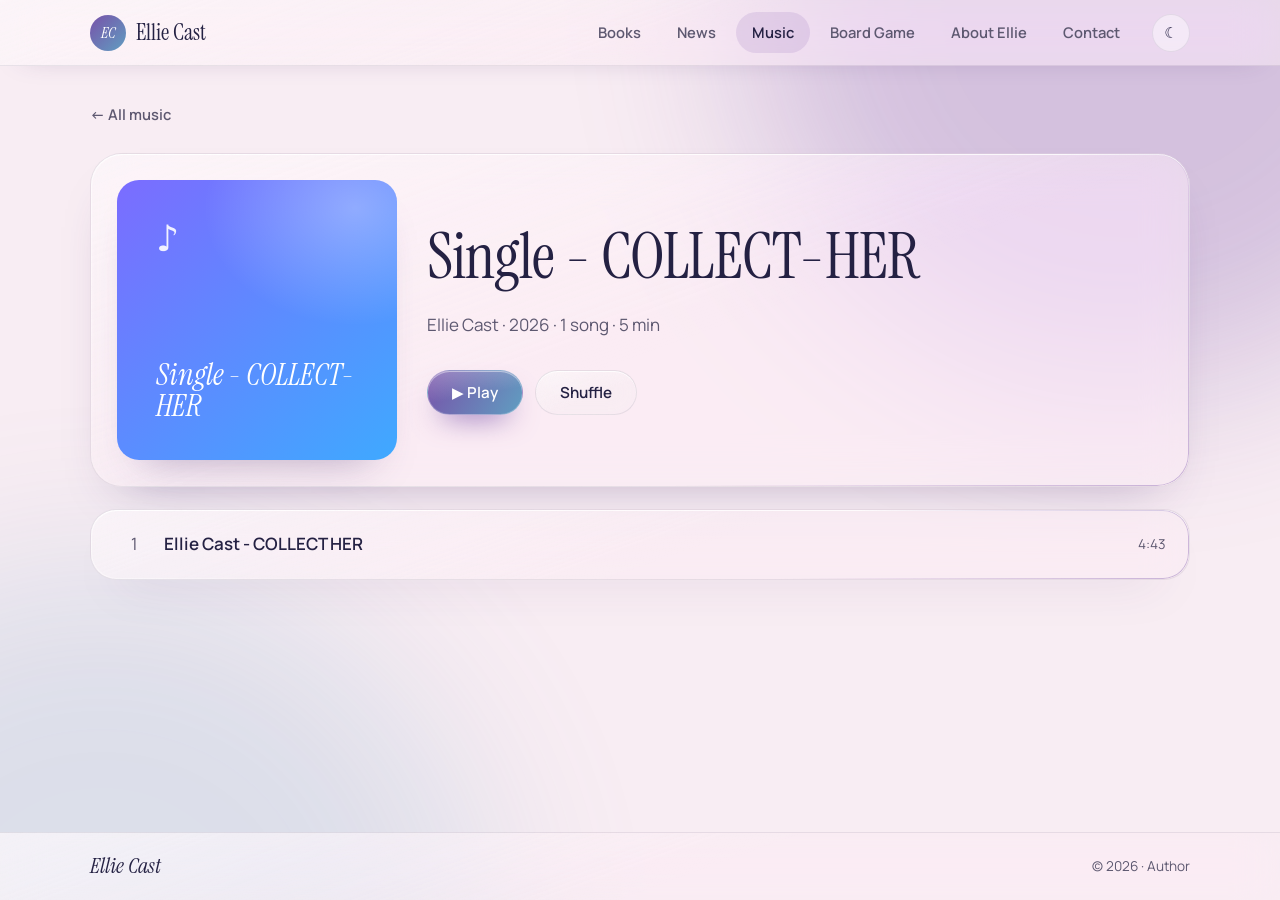
<file: music/collect-her/index.html>
<!DOCTYPE html>
<html lang="en">
<head>
  <meta charset="UTF-8">
  <base href="../../">
  <meta name="viewport" content="width=device-width, initial-scale=1">
  <title>Single -  COLLECT-HER · Ellie Cast</title>
  <!-- deling:start (lages automatisk av admin når du publiserer) -->
  <meta name="description" content="Single -  COLLECT-HER by Ellie Cast: Ellie Cast - COLLECT HER.">
  <link rel="canonical" href="https://asarayja.github.io/ellie-cast/music/collect-her/">
  <meta property="og:type" content="music.album">
  <meta property="og:site_name" content="Ellie Cast">
  <meta property="og:title" content="Single -  COLLECT-HER · Ellie Cast">
  <meta property="og:description" content="Single -  COLLECT-HER by Ellie Cast: Ellie Cast - COLLECT HER.">
  <meta property="og:url" content="https://asarayja.github.io/ellie-cast/music/collect-her/">
  <meta property="og:image" content="https://asarayja.github.io/ellie-cast/bilder/deling.jpg">
  <meta name="twitter:card" content="summary_large_image">
  <!-- deling:slutt -->
  <!-- data:start (oppdateres automatisk av admin når du publiserer) -->
  <script type="application/ld+json">
  {
    "@context": "https://schema.org",
    "@graph": [
      {
        "@type": "MusicAlbum",
        "name": "Single -  COLLECT-HER",
        "url": "https://asarayja.github.io/ellie-cast/music/collect-her/",
        "byArtist": {
          "@type": "MusicGroup",
          "name": "Ellie Cast"
        },
        "datePublished": "2026",
        "numTracks": 1,
        "track": [
          {
            "@type": "MusicRecording",
            "name": "Ellie Cast - COLLECT HER",
            "duration": "PT4M43S"
          }
        ]
      },
      {
        "@type": "Person",
        "@id": "https://asarayja.github.io/ellie-cast/#author",
        "name": "Ellie Cast",
        "url": "https://asarayja.github.io/ellie-cast/",
        "jobTitle": "Author",
        "sameAs": [
          "https://www.tiktok.com/@EllieTheAwkwardOne"
        ]
      }
    ]
  }
  </script>
  <!-- data:slutt -->
  <meta name="theme-color" content="#f8edf3" media="(prefers-color-scheme: light)">
  <meta name="theme-color" content="#1b1936" media="(prefers-color-scheme: dark)">
  <script>try{var t=localStorage.getItem('ec-theme');if(t==='light'||t==='dark')document.documentElement.dataset.theme=t}catch(e){}</script>
  <link rel="icon" href="bilder/ikon.svg" type="image/svg+xml">
  <link rel="preconnect" href="https://fonts.googleapis.com">
  <link rel="preconnect" href="https://fonts.gstatic.com" crossorigin>
  <link href="https://fonts.googleapis.com/css2?family=Instrument+Serif:ital@0;1&family=Manrope:wght@400;500;600;700&display=swap" rel="stylesheet">
  <link rel="stylesheet" href="assets/style.css?v=202610221500">
</head>
<body>
  <a class="skip" href="#main">Skip to content</a>
  <div class="glow" aria-hidden="true"><i></i><i></i></div>

  <header class="topbar">
    <div class="topbar-inner glass">
      <a class="brand" href="./"><span class="mono" aria-hidden="true">EC</span><span id="brandName">Ellie Cast</span></a>
      <nav class="nav" id="nav">
        <a href="books/" data-route="books" data-t="nav_books">Books</a>
        <a href="news/" data-route="news" data-t="nav_news">News</a>
        <a href="events/" data-route="events" data-t="nav_events" hidden>Events</a>
        <a href="music/" data-route="music" data-t="nav_music">Music</a>
        <a href="board-game/" data-route="game" data-t="nav_game">Board Game</a>
        <a href="about/" data-route="about" data-t="nav_about">About Ellie</a>
        <a href="contact/" data-route="contact" data-t="nav_contact">Contact</a>
      </nav>
      <div class="tools">
        <button class="tool" id="themeBtn" aria-label="Change theme">☾</button>
        <button class="tool menu-btn" id="menuBtn" aria-label="Menu" aria-expanded="false" aria-controls="nav"><span></span><span></span></button>
      </div>
    </div>
  </header>

  <main id="main" tabindex="-1">
    <div class="view">
      <a class="back" href="music/">← All music</a>
      <section class="album-hero glass">
        <div class="cover big"><div class="gen-album" style="--c1:#7b6cff;--c2:#3fa9ff"><span class="ga-note" aria-hidden="true">♪</span><span class="ga-title">Single -  COLLECT-HER</span></div></div>
        <div>
          <h1>Single -  COLLECT-HER</h1>
          <p class="muted">Ellie Cast · 2026</p>
          
        </div>
      </section>
      <ol class="tracklist glass">
        <li><span class="track"><span class="num">1</span><span class="t"><span class="tt">Ellie Cast - COLLECT HER</span></span><span class="d">4:43</span></span></li>
      </ol>
    </div>
  </main>

  <footer class="footer">
    <div class="footer-inner glass">
      <span class="footer-name">Ellie Cast</span>
      <span class="footer-meta">© <span id="year"></span> · <span id="footerRole">Author</span></span>
    </div>
  </footer>

  <div class="queue-panel glass" id="queuePanel" hidden>
    <div class="queue-head">
      <h2 data-t="up_next">Up next</h2>
      <button class="pl-btn" id="queueClose" aria-label="Close">×</button>
    </div>
    <ol class="queue-list" id="queueList"></ol>
  </div>

  <div class="player glass" id="player" hidden>
    <div class="pl-now">
      <div class="pl-cover" id="plCover"></div>
      <div class="pl-meta">
        <strong id="plTitle"></strong>
        <a id="plAlbum" href="music/"></a>
      </div>
    </div>
    <div class="pl-center">
      <div class="pl-controls">
        <button class="pl-btn pl-toggle" id="plShuffle"></button>
        <button class="pl-btn" id="plPrev"></button>
        <button class="pl-btn pl-play" id="plPlay"></button>
        <button class="pl-btn" id="plNext"></button>
        <button class="pl-btn pl-toggle" id="plRepeat"></button>
      </div>
      <div class="pl-progress">
        <span id="plTime">0:00</span>
        <input type="range" class="range" id="plSeek" min="0" max="1000" value="0">
        <span id="plDur">0:00</span>
      </div>
    </div>
    <div class="pl-side">
      <button class="pl-btn" id="plQueue"></button>
      <input type="range" class="range pl-vol" id="plVol" min="0" max="1" step="0.01">
      <button class="pl-btn pl-close" id="plClose">×</button>
    </div>
  </div>

  <div class="toast" id="toast" role="status" aria-live="polite"></div>

  <script src="assets/app.js?v=202610221500"></script>
</body>
</html>
</file>
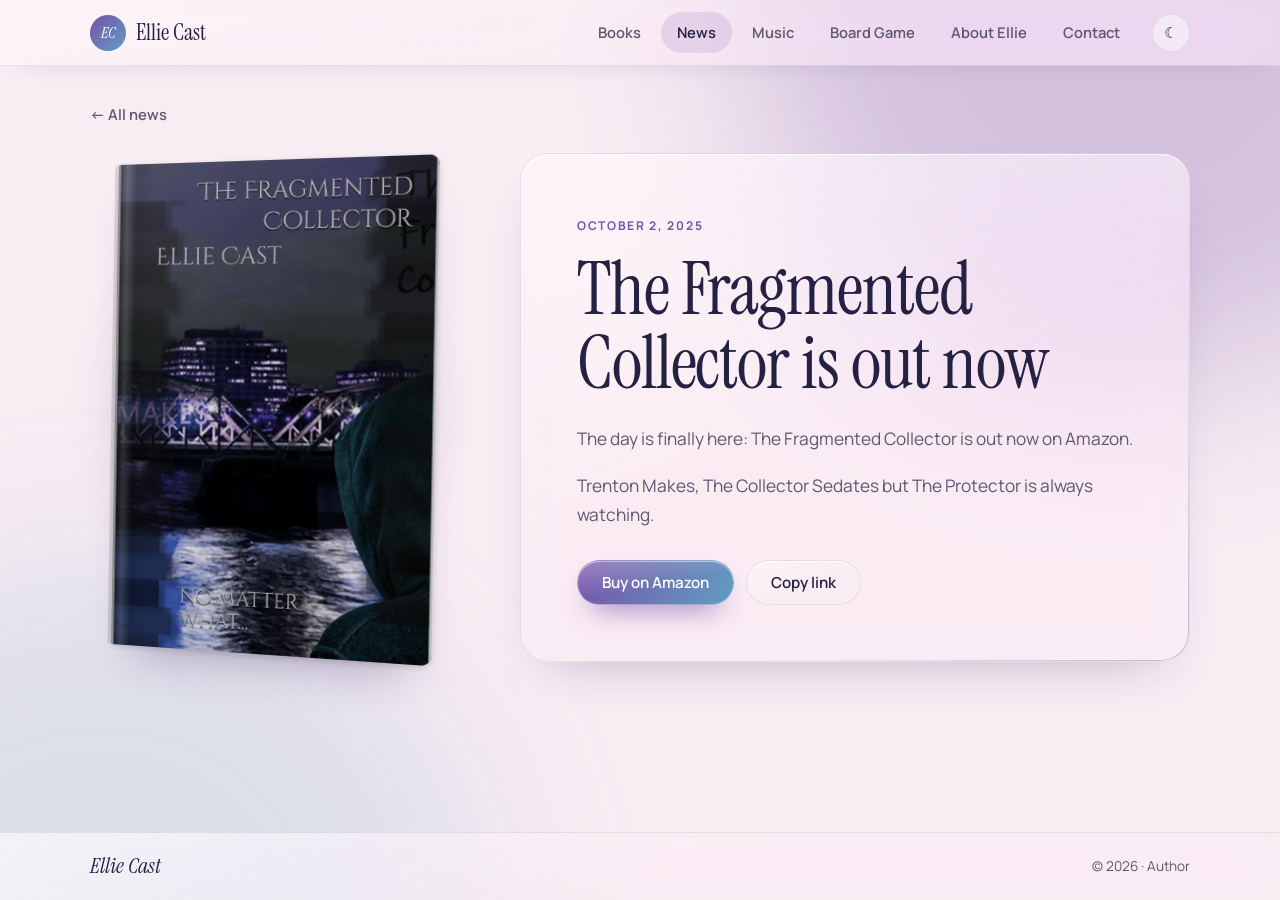
<file: news/the-fragmented-collector-is-out/index.html>
<!DOCTYPE html>
<html lang="en">
<head>
  <meta charset="UTF-8">
  <base href="../../">
  <meta name="viewport" content="width=device-width, initial-scale=1">
  <title>The Fragmented Collector is out now · Ellie Cast</title>
  <!-- deling:start (lages automatisk av admin når du publiserer) -->
  <meta name="description" content="The day is finally here: The Fragmented Collector is out now on Amazon. Trenton Makes, The Collector Sedates but The Protector is always watching.">
  <link rel="canonical" href="https://asarayja.github.io/ellie-cast/news/the-fragmented-collector-is-out/">
  <meta property="og:type" content="article">
  <meta property="og:site_name" content="Ellie Cast">
  <meta property="og:title" content="The Fragmented Collector is out now · Ellie Cast">
  <meta property="og:description" content="The day is finally here: The Fragmented Collector is out now on Amazon. Trenton Makes, The Collector Sedates but The Protector is always watching.">
  <meta property="og:url" content="https://asarayja.github.io/ellie-cast/news/the-fragmented-collector-is-out/">
  <meta property="og:image" content="https://asarayja.github.io/ellie-cast/bilder/the-fragmented-collector.jpg">
  <meta name="twitter:card" content="summary_large_image">
  <!-- deling:slutt -->
  <!-- data:start (oppdateres automatisk av admin når du publiserer) -->
  <script type="application/ld+json">
  {
    "@context": "https://schema.org",
    "@graph": [
      {
        "@type": "BlogPosting",
        "@id": "https://asarayja.github.io/ellie-cast/news/the-fragmented-collector-is-out/#post",
        "headline": "The Fragmented Collector is out now",
        "url": "https://asarayja.github.io/ellie-cast/news/the-fragmented-collector-is-out/",
        "author": {
          "@id": "https://asarayja.github.io/ellie-cast/#author"
        },
        "datePublished": "2025-10-02",
        "description": "The day is finally here: The Fragmented Collector is out now on Amazon. Trenton Makes, The Collector Sedates but The Protector is always watching."
      },
      {
        "@type": "Person",
        "@id": "https://asarayja.github.io/ellie-cast/#author",
        "name": "Ellie Cast",
        "url": "https://asarayja.github.io/ellie-cast/",
        "jobTitle": "Author",
        "sameAs": [
          "https://www.tiktok.com/@EllieTheAwkwardOne"
        ]
      }
    ]
  }
  </script>
  <!-- data:slutt -->
  <meta name="theme-color" content="#f8edf3" media="(prefers-color-scheme: light)">
  <meta name="theme-color" content="#1b1936" media="(prefers-color-scheme: dark)">
  <script>try{var t=localStorage.getItem('ec-theme');if(t==='light'||t==='dark')document.documentElement.dataset.theme=t}catch(e){}</script>
  <link rel="icon" href="bilder/ikon.svg" type="image/svg+xml">
  <link rel="preconnect" href="https://fonts.googleapis.com">
  <link rel="preconnect" href="https://fonts.gstatic.com" crossorigin>
  <link href="https://fonts.googleapis.com/css2?family=Instrument+Serif:ital@0;1&family=Manrope:wght@400;500;600;700&display=swap" rel="stylesheet">
  <link rel="stylesheet" href="assets/style.css?v=202610221500">
</head>
<body>
  <a class="skip" href="#main">Skip to content</a>
  <div class="glow" aria-hidden="true"><i></i><i></i></div>

  <header class="topbar">
    <div class="topbar-inner glass">
      <a class="brand" href="./"><span class="mono" aria-hidden="true">EC</span><span id="brandName">Ellie Cast</span></a>
      <nav class="nav" id="nav">
        <a href="books/" data-route="books" data-t="nav_books">Books</a>
        <a href="news/" data-route="news" data-t="nav_news">News</a>
        <a href="events/" data-route="events" data-t="nav_events" hidden>Events</a>
        <a href="music/" data-route="music" data-t="nav_music">Music</a>
        <a href="board-game/" data-route="game" data-t="nav_game">Board Game</a>
        <a href="about/" data-route="about" data-t="nav_about">About Ellie</a>
        <a href="contact/" data-route="contact" data-t="nav_contact">Contact</a>
      </nav>
      <div class="tools">
        <button class="tool" id="themeBtn" aria-label="Change theme">☾</button>
        <button class="tool menu-btn" id="menuBtn" aria-label="Menu" aria-expanded="false" aria-controls="nav"><span></span><span></span></button>
      </div>
    </div>
  </header>

  <main id="main" tabindex="-1">
    <div class="view">
      <a class="back" href="news/">← All news</a>
      <div class="post-with-book">
      <a class="book-page-cover" href="books/the-fragmented-collector/" data-tilt><div class="hero-halo" style="--b:#23203a"></div><div class="book" style="--b:#23203a"><img src="bilder/the-fragmented-collector.jpg" alt="The Fragmented Collector"></div></a>
      <article class="post glass">
        <time datetime="2025-10-02">October 2, 2025</time>
        <h1>The Fragmented Collector is out now</h1>
        
        <div class="prose"><p>The day is finally here: The Fragmented Collector is out now on Amazon.</p><p>Trenton Makes, The Collector Sedates but The Protector is always watching.</p></div>
        <div class="actions"><a class="btn" href="https://books2read.com/u/4jlx1v" target="_blank" rel="noopener">Buy on Amazon</a></div>
      </article>
      </div>
    </div>
  </main>

  <footer class="footer">
    <div class="footer-inner glass">
      <span class="footer-name">Ellie Cast</span>
      <span class="footer-meta">© <span id="year"></span> · <span id="footerRole">Author</span></span>
    </div>
  </footer>

  <div class="queue-panel glass" id="queuePanel" hidden>
    <div class="queue-head">
      <h2 data-t="up_next">Up next</h2>
      <button class="pl-btn" id="queueClose" aria-label="Close">×</button>
    </div>
    <ol class="queue-list" id="queueList"></ol>
  </div>

  <div class="player glass" id="player" hidden>
    <div class="pl-now">
      <div class="pl-cover" id="plCover"></div>
      <div class="pl-meta">
        <strong id="plTitle"></strong>
        <a id="plAlbum" href="music/"></a>
      </div>
    </div>
    <div class="pl-center">
      <div class="pl-controls">
        <button class="pl-btn pl-toggle" id="plShuffle"></button>
        <button class="pl-btn" id="plPrev"></button>
        <button class="pl-btn pl-play" id="plPlay"></button>
        <button class="pl-btn" id="plNext"></button>
        <button class="pl-btn pl-toggle" id="plRepeat"></button>
      </div>
      <div class="pl-progress">
        <span id="plTime">0:00</span>
        <input type="range" class="range" id="plSeek" min="0" max="1000" value="0">
        <span id="plDur">0:00</span>
      </div>
    </div>
    <div class="pl-side">
      <button class="pl-btn" id="plQueue"></button>
      <input type="range" class="range pl-vol" id="plVol" min="0" max="1" step="0.01">
      <button class="pl-btn pl-close" id="plClose">×</button>
    </div>
  </div>

  <div class="toast" id="toast" role="status" aria-live="polite"></div>

  <script src="assets/app.js?v=202610221500"></script>
</body>
</html>
</file>
<file: admin/admin.css>
:root {
  --bg: #1b1936;
  --panel: #211e3e;
  --card: #242143;
  --card-2: #2c2850;
  --line: rgba(210, 200, 255, 0.14);
  --text: #f8edf3;
  --muted: #cccccc;
  --red: #e0325a;
  --pink: #a98bd8;
  --purple: #609ec1;
  --ok: #3fbf7f;
  --link: #c9b5ec;
  --danger-text: #ff8a95;
  --error-text: #ffb3ba;
  --shadow: rgba(0, 0, 0, .55);
  --glass: rgba(26, 22, 54, .42);
  --glass-strong: rgba(14, 12, 30, .62);
  --glass-tint: rgba(255, 255, 255, .07);
  --glass-rim: rgba(255, 255, 255, .45);
  --glass-edge: rgba(255, 255, 255, .14);
  --field: rgba(6, 5, 14, .45);
  color-scheme: dark;
}

/* Lyst tema – samme valg som på selve siden */
@media (prefers-color-scheme: light) {
  :root:not([data-theme="dark"]) {
    --bg: #f8edf3;
    --panel: #ffffff;
    --card: #fdf6fa;
    --card-2: #efe2ea;
    --line: rgba(40, 30, 90, 0.16);
    --text: #242143;
    --muted: #5d5870;
    --red: #d22a52;
    --pink: #7851a9;
    --purple: #609ec1;
    --link: #6a4598;
    --danger-text: #c0284e;
    --error-text: #9c1c3c;
    --shadow: rgba(60, 40, 140, .18);
    --glass: rgba(255, 255, 255, .5);
    --glass-strong: rgba(250, 249, 254, .7);
    --glass-tint: rgba(255, 255, 255, .55);
    --glass-rim: rgba(255, 255, 255, .95);
    --glass-edge: rgba(255, 255, 255, .7);
    --field: rgba(255, 255, 255, .65);
    color-scheme: light;
  }
}
:root[data-theme="light"] {
  --bg: #f8edf3;
  --panel: #ffffff;
  --card: #fdf6fa;
  --card-2: #efe2ea;
  --line: rgba(40, 30, 90, 0.16);
  --text: #242143;
  --muted: #5d5870;
  --red: #d22a52;
  --pink: #7851a9;
  --purple: #609ec1;
  --link: #6a4598;
  --danger-text: #c0284e;
  --error-text: #9c1c3c;
  --shadow: rgba(60, 40, 140, .18);
  --glass: rgba(255, 255, 255, .5);
  --glass-strong: rgba(250, 249, 254, .7);
  --glass-tint: rgba(255, 255, 255, .55);
  --glass-rim: rgba(255, 255, 255, .95);
  --glass-edge: rgba(255, 255, 255, .7);
  --field: rgba(255, 255, 255, .65);
  color-scheme: light;
}

* { box-sizing: border-box; }
body {
  margin: 0; min-height: 100vh; color: var(--text); font: 16px/1.5 'Manrope', system-ui, sans-serif;
  background:
    radial-gradient(900px 600px at 90% -10%, color-mix(in srgb, var(--purple) 26%, transparent), transparent 70%),
    radial-gradient(800px 500px at -10% 40%, color-mix(in srgb, var(--pink) 16%, transparent), transparent 70%),
    var(--bg);
  background-attachment: fixed;
}
h1, h2, h3 { font-family: 'Instrument Serif', Georgia, serif; font-weight: 400; letter-spacing: -.01em; margin: 0 0 .5em; line-height: 1.15; }
h2 { font-size: 1.7rem; }
h3 { font-size: 1.1rem; margin-top: 28px; }
a { color: var(--link); }
.center { text-align: center; padding: 20vh 16px; color: var(--muted); }
.muted { color: var(--muted); }
.small { font-size: .88rem; }

/* ---------- Liquid glass ---------- */
.card, .connect .box, .list-item, .g-item, .track-item {
  position: relative;
  background: linear-gradient(160deg, var(--glass-tint), transparent 55%), var(--glass);
  backdrop-filter: blur(20px) saturate(170%);
  -webkit-backdrop-filter: blur(20px) saturate(170%);
  border: 1px solid var(--glass-edge);
  box-shadow: inset 0 1px 0 var(--glass-rim), 0 18px 40px -24px var(--shadow);
}
.card::before, .connect .box::before {
  content: ""; position: absolute; inset: 0; border-radius: inherit; padding: 1.5px; pointer-events: none;
  background: linear-gradient(140deg, var(--glass-rim), transparent 32%, transparent 62%, color-mix(in srgb, var(--pink) 60%, transparent));
  -webkit-mask: linear-gradient(#000 0 0) content-box, linear-gradient(#000 0 0);
  -webkit-mask-composite: xor;
  mask-composite: exclude;
  opacity: .7;
}
/* Kortene inni et kort er lettere, så det ikke blir for mye glass i glass */
.card .list-item, .card .g-item, .card .track-item {
  backdrop-filter: none; -webkit-backdrop-filter: none;
  background: linear-gradient(160deg, var(--glass-tint), transparent 60%), color-mix(in srgb, var(--glass) 70%, transparent);
  box-shadow: inset 0 1px 0 color-mix(in srgb, var(--glass-rim) 60%, transparent);
}

/* ---------- Buttons & inputs ---------- */
button, .btn {
  font: 600 .95rem 'Manrope', sans-serif; cursor: pointer; text-decoration: none;
  display: inline-flex; align-items: center; justify-content: center; gap: 6px;
  padding: 9px 16px; border-radius: 999px; color: var(--text);
  background: linear-gradient(160deg, var(--glass-tint), transparent 60%), var(--glass);
  border: 1px solid var(--glass-edge);
  backdrop-filter: blur(16px) saturate(170%);
  -webkit-backdrop-filter: blur(16px) saturate(170%);
  box-shadow: inset 0 1px 0 var(--glass-rim), 0 6px 18px -12px var(--shadow);
  transition: border-color .15s, box-shadow .15s, transform .15s, filter .15s;
}
button:hover, .btn:hover {
  border-color: color-mix(in srgb, var(--pink) 55%, var(--glass-edge));
  box-shadow: inset 0 1px 0 var(--glass-rim), 0 8px 22px -10px var(--pink);
}
button:active, .btn:active { transform: scale(.97); }
button:disabled { opacity: .5; cursor: not-allowed; transform: none; }
.primary {
  color: #fff; border-color: rgba(255, 255, 255, .38); text-shadow: 0 1px 2px rgba(0,0,0,.18);
  background:
    linear-gradient(180deg, rgba(255,255,255,.32), rgba(255,255,255,.04) 55%, transparent),
    linear-gradient(135deg, color-mix(in srgb, var(--pink) 85%, transparent), color-mix(in srgb, var(--purple) 85%, transparent));
  box-shadow: inset 0 1px 0 rgba(255,255,255,.6), inset 0 -8px 16px -10px rgba(0,0,0,.25), 0 8px 22px -10px var(--pink);
}
.primary:hover { filter: brightness(1.06); border-color: rgba(255, 255, 255, .5); }
.danger { color: var(--danger-text); }
.danger:hover { border-color: var(--red); box-shadow: inset 0 1px 0 var(--glass-rim), 0 8px 22px -10px var(--red); }
.icon { padding: 6px 10px; min-width: 34px; }

label { display: block; font-weight: 800; font-size: .85rem; margin: 0 0 6px; color: var(--muted); }
input[type=text], input[type=password], input[type=url], input[type=email], input[type=date], textarea, select {
  width: 100%; font: inherit; color: var(--text); background: var(--field);
  border: 1px solid var(--glass-edge); border-radius: 14px; padding: 9px 12px;
  box-shadow: inset 0 1px 3px rgba(0, 0, 0, .12);
}
textarea { min-height: 96px; resize: vertical; }
input:focus, textarea:focus, select:focus, button:focus-visible { outline: none; border-color: var(--purple); box-shadow: 0 0 0 3px color-mix(in srgb, var(--purple) 35%, transparent); }
input[type=color] { width: 44px; height: 40px; padding: 2px; border: 1px solid var(--glass-edge); border-radius: 12px; background: var(--field); cursor: pointer; }

.field { margin-bottom: 18px; }
.pair { display: grid; grid-template-columns: 1fr 1fr; gap: 10px; }
.pair .lang { font-size: .7rem; font-weight: 800; color: var(--muted); letter-spacing: .1em; margin-bottom: 3px; }
.row { display: flex; gap: 10px; align-items: center; flex-wrap: wrap; }
.grid2 { display: grid; grid-template-columns: 1fr 1fr; gap: 0 16px; }
@media (max-width: 700px) { .pair, .grid2 { grid-template-columns: 1fr; } }

/* ---------- Connect screen ---------- */
.connect { max-width: 560px; margin: 6vh auto; padding: 0 16px; }
.connect .box { border-radius: 26px; padding: 28px; }
.connect ol { padding-left: 20px; color: var(--muted); }
.connect ol li { margin-bottom: 6px; }
.connect code { background: var(--glass-tint); padding: 1px 6px; border-radius: 6px; color: var(--text); }
.error { background: rgba(194, 26, 43, .15); border: 1px solid var(--red); color: var(--error-text); border-radius: 14px; padding: 10px 14px; margin-bottom: 16px; }

/* ---------- Layout ---------- */
.shell { display: grid; grid-template-columns: 250px 1fr; min-height: 100vh; }
.side {
  padding: 20px 14px; position: sticky; top: 0; height: 100vh; overflow-y: auto;
  background: linear-gradient(90deg, var(--glass-tint), transparent 80%), var(--glass-strong);
  backdrop-filter: blur(22px) saturate(180%);
  -webkit-backdrop-filter: blur(22px) saturate(180%);
  border-right: 1px solid var(--glass-edge);
  box-shadow: inset -1px 0 0 color-mix(in srgb, var(--glass-rim) 25%, transparent);
}
.side .logo { display: flex; align-items: center; gap: 10px; font-family: 'Instrument Serif', Georgia, serif; font-weight: 400; font-size: 1.5rem; padding: 0 8px 18px; }
.side .logo img { width: 34px; height: 34px; border-radius: 50%; border: 2px solid var(--pink); object-fit: cover; box-shadow: 0 0 14px color-mix(in srgb, var(--pink) 50%, transparent); }
.side nav { display: flex; flex-direction: column; gap: 2px; }
.side .group { font-size: .72rem; font-weight: 800; letter-spacing: .12em; text-transform: uppercase; color: var(--muted); margin: 18px 10px 6px; }
.side nav button {
  display: block; width: 100%; border: 1px solid transparent; background: none; box-shadow: none;
  backdrop-filter: none; -webkit-backdrop-filter: none;
  border-radius: 14px; padding: 9px 12px; font-weight: 700; color: var(--muted); text-align: left;
}
.side nav button:hover { background: var(--glass-tint); border-color: var(--glass-edge); color: var(--text); box-shadow: none; }
.side nav button.active {
  color: var(--text); border-color: var(--glass-edge);
  background: linear-gradient(160deg, var(--glass-tint), transparent 60%), color-mix(in srgb, var(--pink) 24%, transparent);
  box-shadow: inset 0 1px 0 var(--glass-rim), 0 6px 16px -10px var(--pink);
}
.side nav .add { color: var(--link); }

.content { min-width: 0; }
.topbar {
  position: sticky; top: 0; z-index: 10; display: flex; align-items: center; justify-content: space-between; gap: 12px; flex-wrap: wrap;
  padding: 12px 28px;
  background: linear-gradient(180deg, var(--glass-tint), transparent 85%), var(--glass-strong);
  backdrop-filter: blur(22px) saturate(180%);
  -webkit-backdrop-filter: blur(22px) saturate(180%);
  border-bottom: 1px solid var(--glass-edge);
  box-shadow: 0 10px 30px -20px var(--shadow);
}
.status { font-weight: 700; font-size: .9rem; color: var(--muted); display: flex; align-items: center; gap: 8px; }
.status .dot { width: 9px; height: 9px; border-radius: 50%; background: var(--ok); box-shadow: 0 0 8px var(--ok); }
.status.dirty .dot { background: #f0b429; box-shadow: 0 0 8px #f0b429; }
.status.busy .dot { background: var(--purple); box-shadow: 0 0 8px var(--purple); animation: pulse 1s infinite; }
@keyframes pulse { 50% { opacity: .3; } }
.editor { padding: 28px; max-width: 920px; }

.menu-toggle { display: none; }
@media (max-width: 860px) {
  .shell { grid-template-columns: 1fr; }
  .side { position: fixed; inset: 0 auto 0 0; width: 270px; z-index: 30; transform: translateX(-100%); transition: transform .25s; }
  .side.open { transform: none; box-shadow: 0 0 0 100vmax rgba(0,0,0,.5); }
  .menu-toggle { display: inline-flex; }
  .topbar, .editor { padding-left: 16px; padding-right: 16px; }
}

/* ---------- Cards / lists ---------- */
.card { border-radius: 24px; padding: 22px; margin-bottom: 18px; }
.list-item { display: grid; grid-template-columns: 1fr 1fr auto; gap: 10px; align-items: end; padding: 12px; border-radius: 16px; margin-bottom: 8px; }
.list-item .tools { display: flex; gap: 4px; }
@media (max-width: 700px) { .list-item { grid-template-columns: 1fr; } }

.track-item {
  display: grid; grid-template-columns: 28px minmax(0, 1fr) minmax(180px, 260px) auto; gap: 10px; align-items: center;
  padding: 10px 12px; border-radius: 16px; margin-bottom: 8px;
}
.track-num { font-weight: 800; color: var(--muted); text-align: right; font-variant-numeric: tabular-nums; }
.track-item audio { width: 100%; height: 36px; }
.track-item .tools { display: flex; gap: 4px; }
@media (max-width: 700px) {
  .track-item { grid-template-columns: 24px minmax(0, 1fr); }
  .track-item audio, .track-item .tools { grid-column: 2; }
}

.image-field { display: flex; gap: 14px; align-items: center; flex-wrap: wrap; }
.thumb {
  width: 96px; height: 96px; border-radius: 16px; background: var(--glass-tint) center / cover no-repeat;
  border: 1.5px dashed color-mix(in srgb, var(--muted) 40%, transparent); display: grid; place-items: center; color: var(--muted); font-size: 1.6rem; flex-shrink: 0;
}
.thumb.has { border-style: solid; box-shadow: inset 0 1px 0 var(--glass-rim), 0 8px 20px -12px var(--shadow); }

.swatches { display: flex; flex-wrap: wrap; gap: 10px; align-items: center; }
.swatch-edit { display: flex; flex-direction: column; align-items: center; gap: 4px; }
.swatch-edit button { padding: 0 8px; font-size: .8rem; }

.gallery-edit { display: grid; grid-template-columns: repeat(auto-fill, minmax(210px, 1fr)); gap: 12px; }
.g-item { border-radius: 16px; overflow: hidden; }
.g-item .img { aspect-ratio: 4/3; background: #000 center / contain no-repeat; }
.g-item .body { padding: 10px; display: grid; gap: 6px; }
.g-item input { padding: 6px 10px; font-size: .9rem; }
.g-item .tools { display: flex; gap: 4px; justify-content: space-between; }
.dropzone {
  border: 2px dashed color-mix(in srgb, var(--muted) 40%, transparent); border-radius: 16px; display: grid; place-items: center; text-align: center;
  min-height: 160px; color: var(--muted); cursor: pointer; padding: 16px; transition: border-color .15s, background .15s;
  background: color-mix(in srgb, var(--glass-tint) 60%, transparent);
}
.dropzone:hover, .dropzone.over { border-color: var(--pink); background: color-mix(in srgb, var(--pink) 10%, transparent); }

.toast {
  position: fixed; left: 50%; bottom: 24px; transform: translate(-50%, 20px); opacity: 0; pointer-events: none; z-index: 100;
  background: linear-gradient(160deg, var(--glass-tint), transparent 60%), var(--glass-strong);
  backdrop-filter: blur(20px) saturate(170%);
  -webkit-backdrop-filter: blur(20px) saturate(170%);
  border: 1px solid var(--glass-edge); box-shadow: inset 0 1px 0 var(--glass-rim), 0 12px 30px -14px var(--shadow);
  padding: 10px 18px; border-radius: 999px; font-weight: 700;
  transition: opacity .25s, transform .25s; max-width: calc(100vw - 32px);
}
.toast.show { opacity: 1; transform: translate(-50%, 0); }
.toast.err { border-color: var(--red); color: var(--error-text); }

/* Kalender */
.cal-btn { width: 100%; justify-content: flex-start; text-align: left; font-weight: 600; }
.cal { margin-top: 10px; padding: 14px; border-radius: 18px; border: 1px solid var(--glass-edge); background: var(--field); max-width: 380px; }
.cal-head { display: flex; align-items: center; justify-content: space-between; margin-bottom: 8px; }
.cal-grid { display: grid; grid-template-columns: repeat(7, 1fr); gap: 4px; text-align: center; }
.cal-grid i { font-style: normal; font-size: .72rem; font-weight: 800; color: var(--muted); padding: 4px 0; }
.cal-grid button { padding: 7px 0; min-width: 0; border-radius: 10px; font-weight: 600; }
.cal-grid button.today { border-color: var(--purple); }
.cal-grid button.sel { background: var(--purple); color: #fff; border-color: var(--purple); }
.cal-check { display: flex; align-items: center; gap: 8px; margin: 12px 0 0; color: var(--text); }
.cal-time { display: flex; align-items: center; gap: 6px; margin-top: 10px; }
.cal-time select { width: auto; }
.ampm { display: flex; gap: 4px; margin-left: 6px; }
.ampm button.on { background: var(--purple); color: #fff; border-color: var(--purple); }
.cal-year { margin-top: 12px; }
.cal-year input { width: 110px; }

/* Meldinger fra kontaktskjemaet (webhotellet) */
.badge { display: inline-grid; place-items: center; min-width: 20px; height: 20px; padding: 0 6px; margin-left: 4px; border-radius: 99px; background: var(--purple, #7851a9); color: #fff; font-size: .72rem; font-weight: 700; }
.msg.unread { box-shadow: inset 4px 0 0 var(--purple, #7851a9); }
.msg-text { white-space: pre-wrap; overflow-wrap: anywhere; margin: 12px 0 16px; }
</file>
